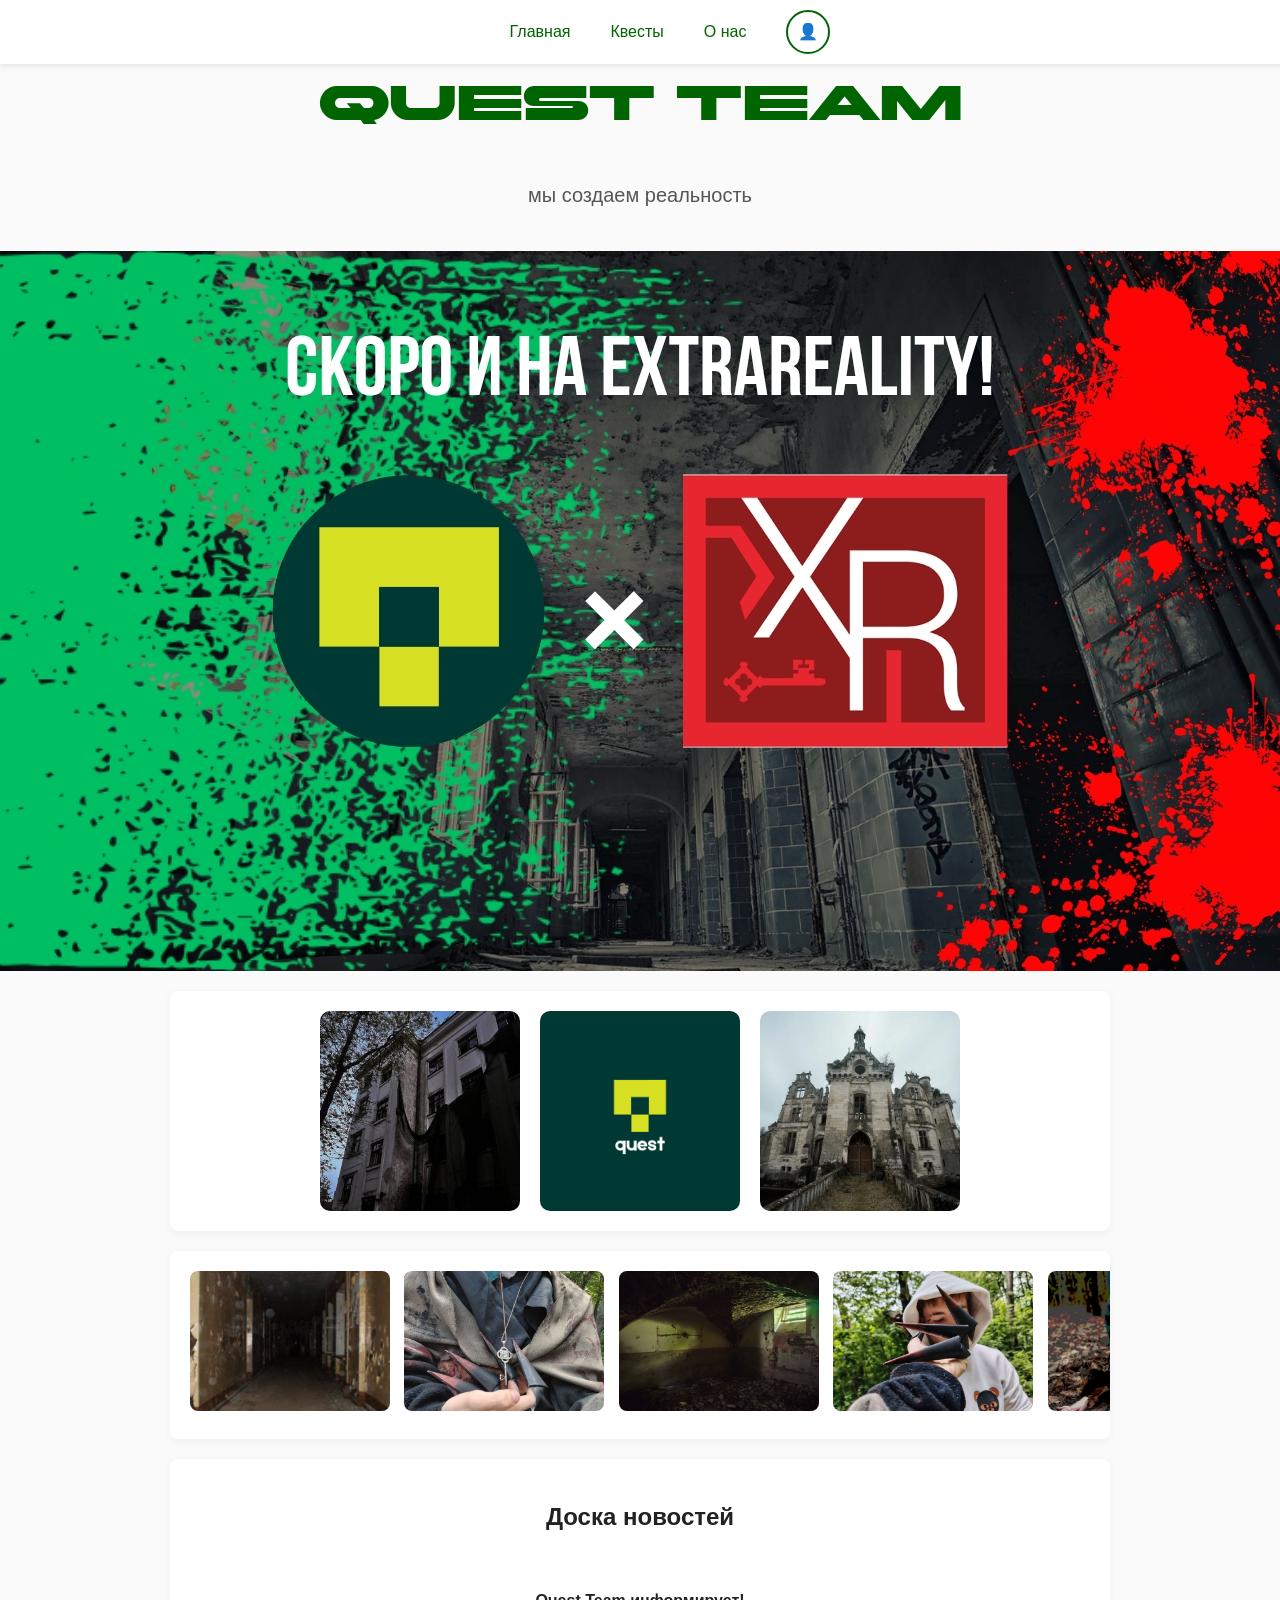
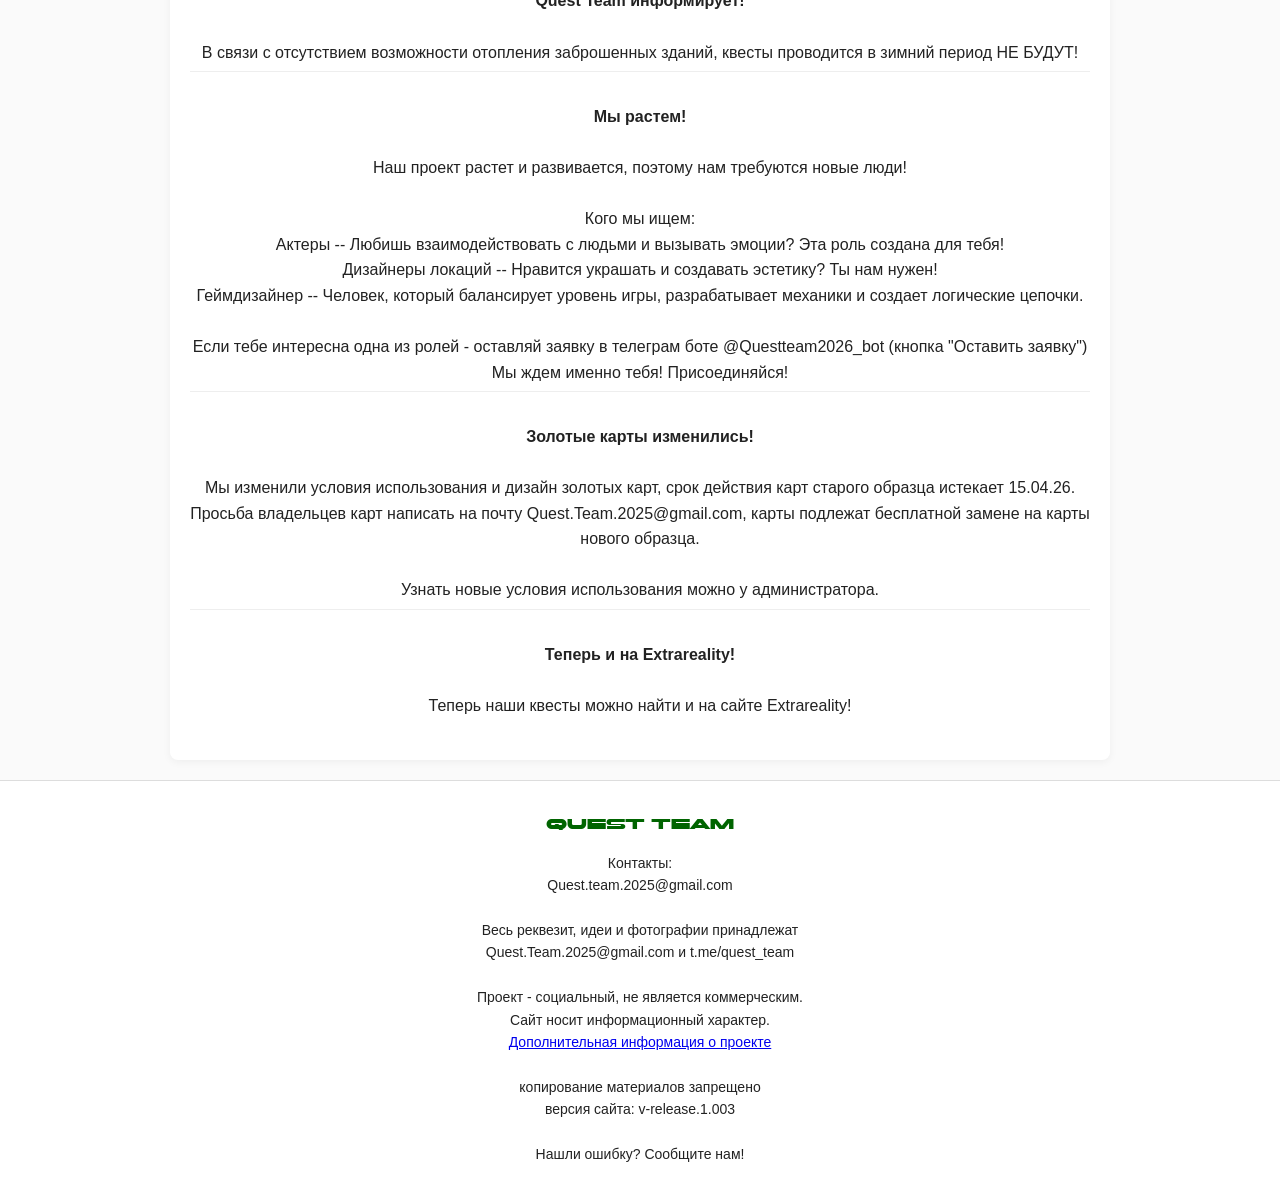
<file: index.html>
<!DOCTYPE html>
<html lang="ru">
<head>
    <meta charset="UTF-8">
    <meta name="viewport" content="width=device-width, initial-scale=1.0">
    <title>Главная — Quest Team</title>
    <link href="https://fonts.cdnfonts.com/css/akony" rel="stylesheet">
    <link rel="stylesheet" href="style.css">
    <link rel="icon" type="image/png" href="img/favicon.png">
    
</head>
<body>

    
<header class="top-menu">
    <nav class="top-menu">
  <ul>
    <li><a href="index.html">Главная</a></li>
    <li><a href="quests.html">Квесты</a></li>
    <li><a href="about.html">О нас</a></li>
    <!-- Кнопка личного кабинета -->
    <li>
      <a href="profile.html" class="profile-btn" title="Личный кабинет">
        <span class="icon">👤</span>
      </a>
    </li>
  </ul>
    </nav>
</header>

<header class="header">
    <h1>Quest Team</h1>
    <p class="tagline">мы создаем реальность</p>
</header>

<section class="quest-banner">
  <img src="img/ann.jpg" alt="">
</section>

<div id="countdown" class="countdown"></div>
    
<section class="three-blocks home-section">
    <div class="block"><img src="img/quest1.jpg" alt=""></div>
    <div class="block"><img src="img/quest2.jpg" alt=""></div>
    <div class="block"><img src="img/quest3.jpg" alt=""></div>
</section>
    
<section class="gallery home-section">
    <div class="gallery-inner">
        <img src="img/g1.jpg" alt="">
        <img src="img/g2.jpg" alt="">
        <img src="img/g3.jpg" alt="">
        <img src="img/g4.jpg" alt="">
        <img src="img/g5.jpg" alt="">
    </div>
</section>

    <section class="news home-section">
    <h2>Доска новостей</h2>
    <ul>
      <li><br><strong>Quest Team информирует!</strong><br><br>В связи с отсутствием возможности отопления заброшенных зданий, квесты проводится в зимний период НЕ БУДУТ!</li>
      <li><br><strong>Мы растем!</strong><br><br>Наш проект растет и развивается, поэтому нам требуются новые люди!<br><br> Кого мы ищем:<br>Актеры -- Любишь взаимодействовать с людьми и вызывать эмоции? Эта роль создана для тебя!<br>Дизайнеры локаций -- Нравится украшать и создавать эстетику? Ты нам нужен!<br>Геймдизайнер -- Человек, который балансирует уровень игры, разрабатывает механики и создает логические цепочки.<br><br>Если тебе интересна одна из ролей - оставляй заявку в телеграм боте @Questteam2026_bot (кнопка "Оставить заявку")<br>Мы ждем именно тебя! Присоединяйся!</li>
      <li><br><strong>Золотые карты изменились!</strong><br><br>Мы изменили условия использования и дизайн золотых карт, срок действия карт старого образца истекает 15.04.26. Просьба владельцев карт написать на почту Quest.Team.2025@gmail.com, карты подлежат бесплатной замене на карты нового образца.<br><br>Узнать новые условия использования можно у администратора.</li>
      <li><br><strong>Теперь и на Extrareality!</strong><br><br>Теперь наши квесты можно найти и на сайте Extrareality!</li>
    </ul>
  </section>

<footer class="footer">
    <p>Quest Team</p>
    <p>Контакты:<br>Quest.team.2025@gmail.com<br> <br>Весь реквезит, идеи и фотографии принадлежат<br>Quest.Team.2025@gmail.com и t.me/quest_team<br><br>Проект - социальный, не является коммерческим. <br>Сайт носит информационный характер.<br><a href="info.html">Дополнительная информация о проекте</a><br><br> копирование материалов запрещено<br>версия сайта: v-release.1.003<br><br>Нашли ошибку? Сообщите нам!</p>
</footer>
<script src="scriptcd.js"></script>
</body>

</html>
</file>
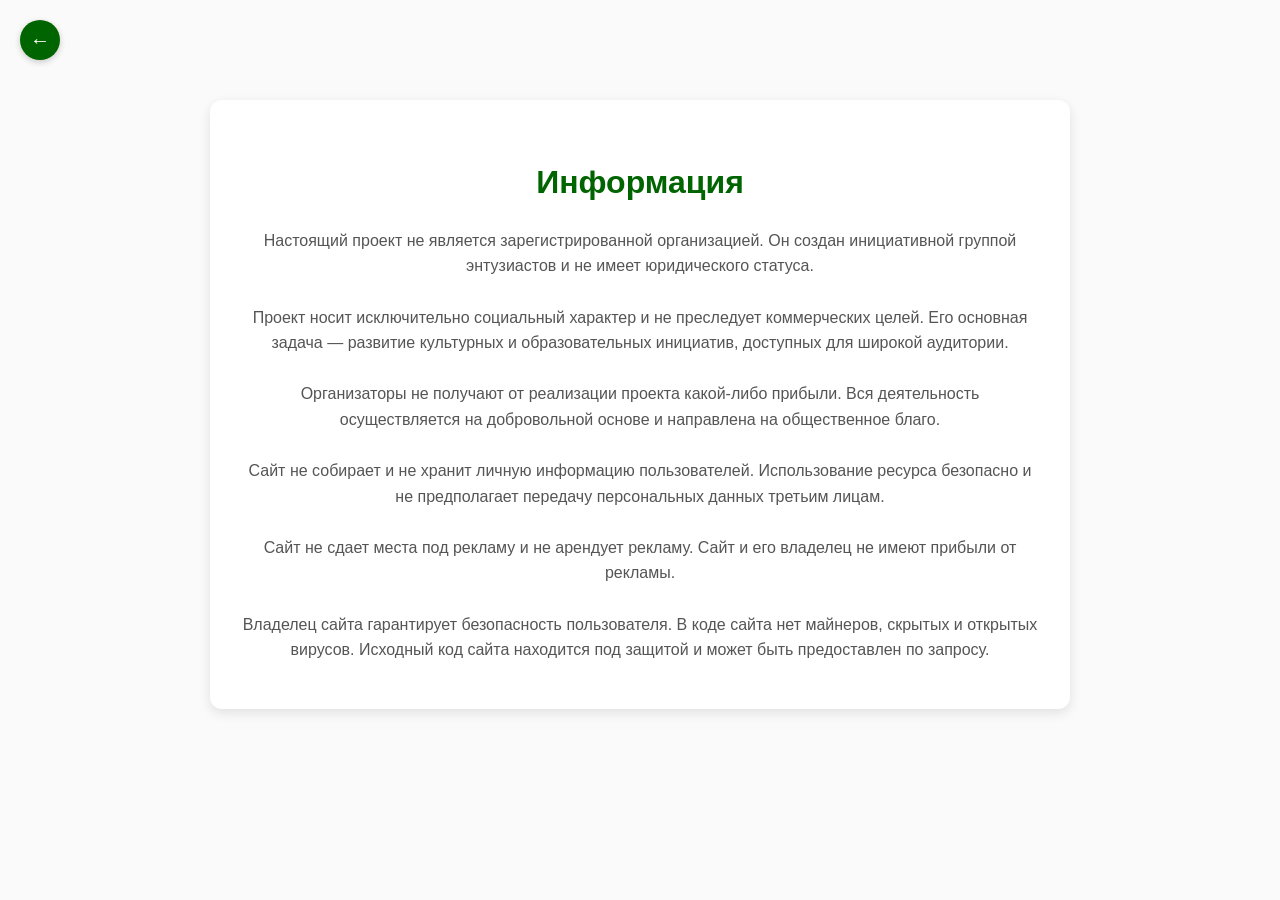
<file: info.html>
<!DOCTYPE html>
<html lang="ru">
<head>
  <meta charset="UTF-8">
  <title>Информация</title>
  <meta name="viewport" content="width=device-width, initial-scale=1.0">
  <!-- Подключаем шрифт Akony -->
  <link href="https://fonts.cdnfonts.com/css/akony" rel="stylesheet">
  <link rel="stylesheet" href="style.css">
</head>
<body>

  <!-- Кнопка "Назад" -->
  <a href="index.html" class="back-btn">←</a>

  <!-- Единый блок информации -->
  <section class="info-block">
    <h1>Информация</h1>
    <p>
      Настоящий проект не является зарегистрированной организацией. Он создан инициативной группой энтузиастов и не имеет юридического статуса.<br><br>
      Проект носит исключительно социальный характер и не преследует коммерческих целей. Его основная задача — развитие культурных и образовательных инициатив, доступных для широкой аудитории.<br><br>
      Организаторы не получают от реализации проекта какой-либо прибыли. Вся деятельность осуществляется на добровольной основе и направлена на общественное благо.<br><br>
      Сайт не собирает и не хранит личную информацию пользователей. Использование ресурса безопасно и не предполагает передачу персональных данных третьим лицам.<br><br>
      Сайт не сдает места под рекламу и не арендует рекламу. Сайт и его владелец не имеют прибыли от рекламы.<br><br>
      Владелец сайта гарантирует безопасность пользователя. В коде сайта нет майнеров, скрытых и открытых вирусов. Исходный код сайта находится под защитой и может быть предоставлен по запросу.
    </p>
  </section>

</body>
</html>
</file>
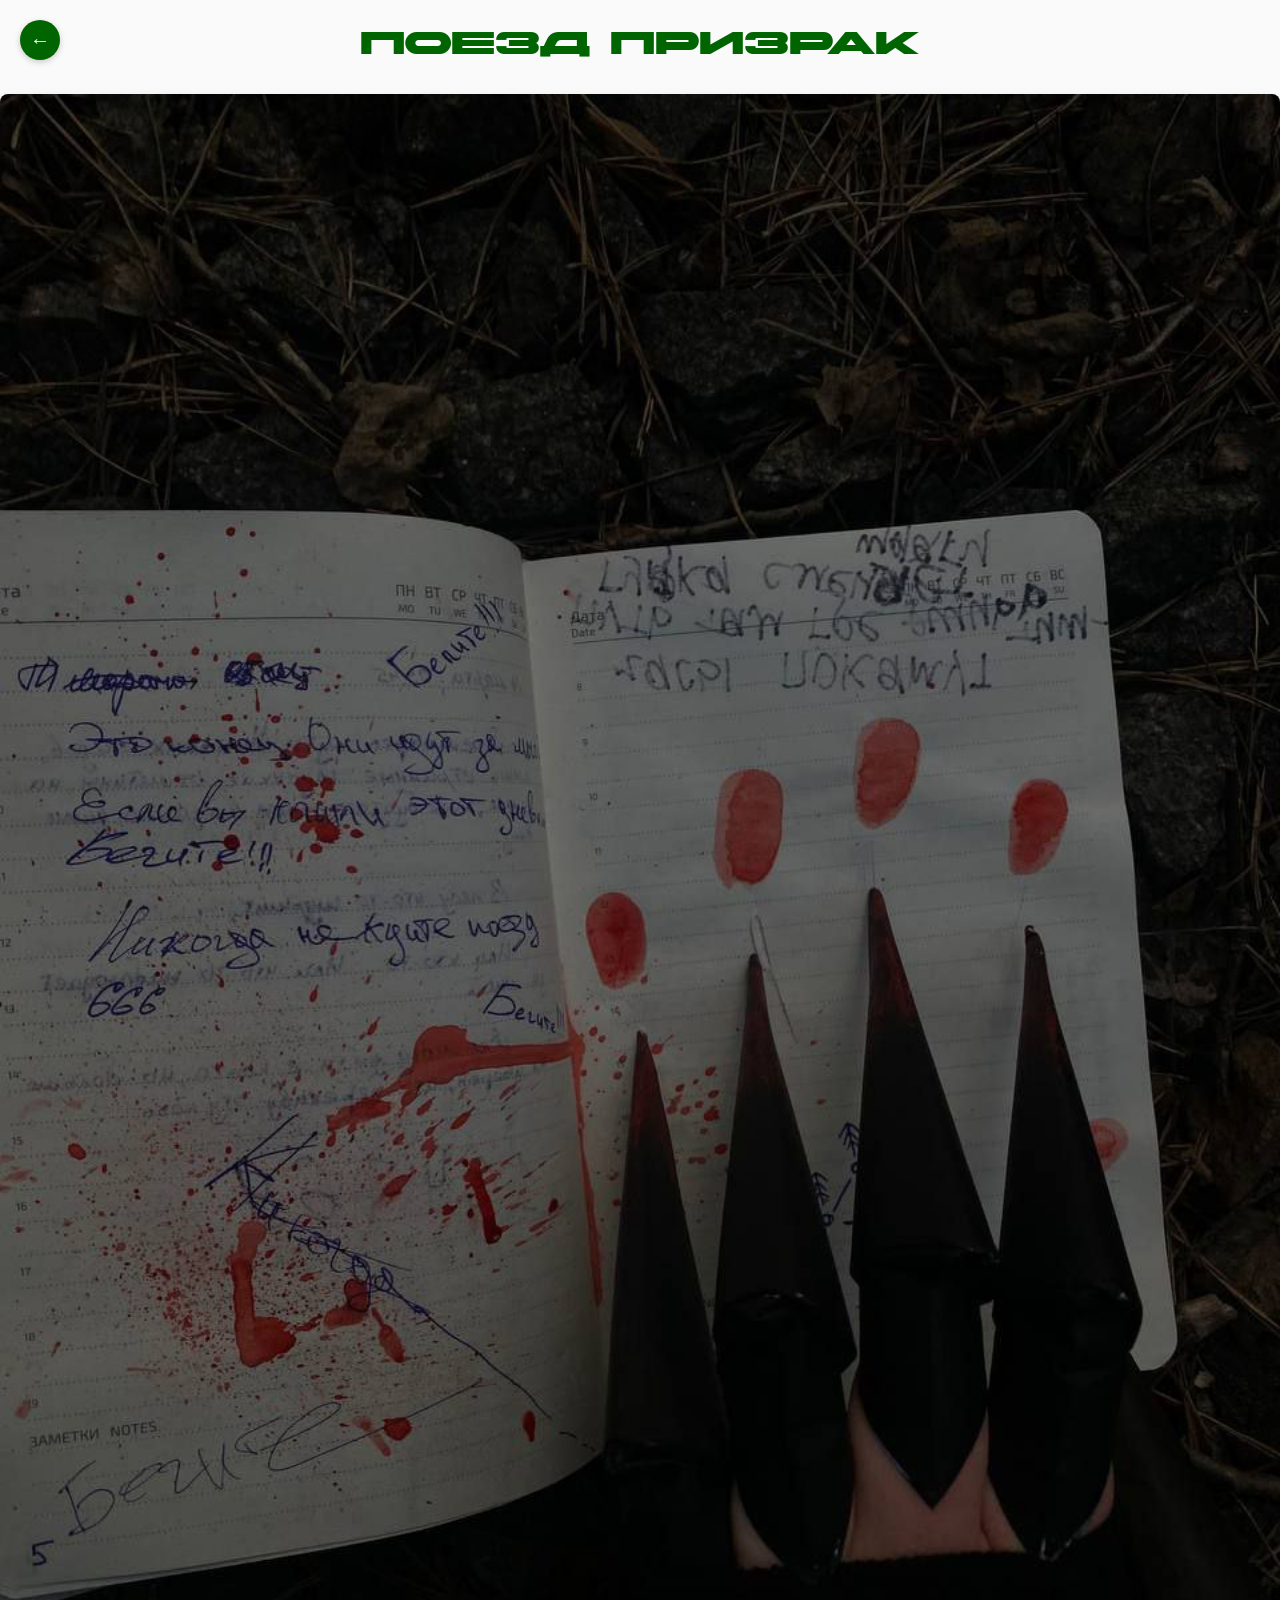
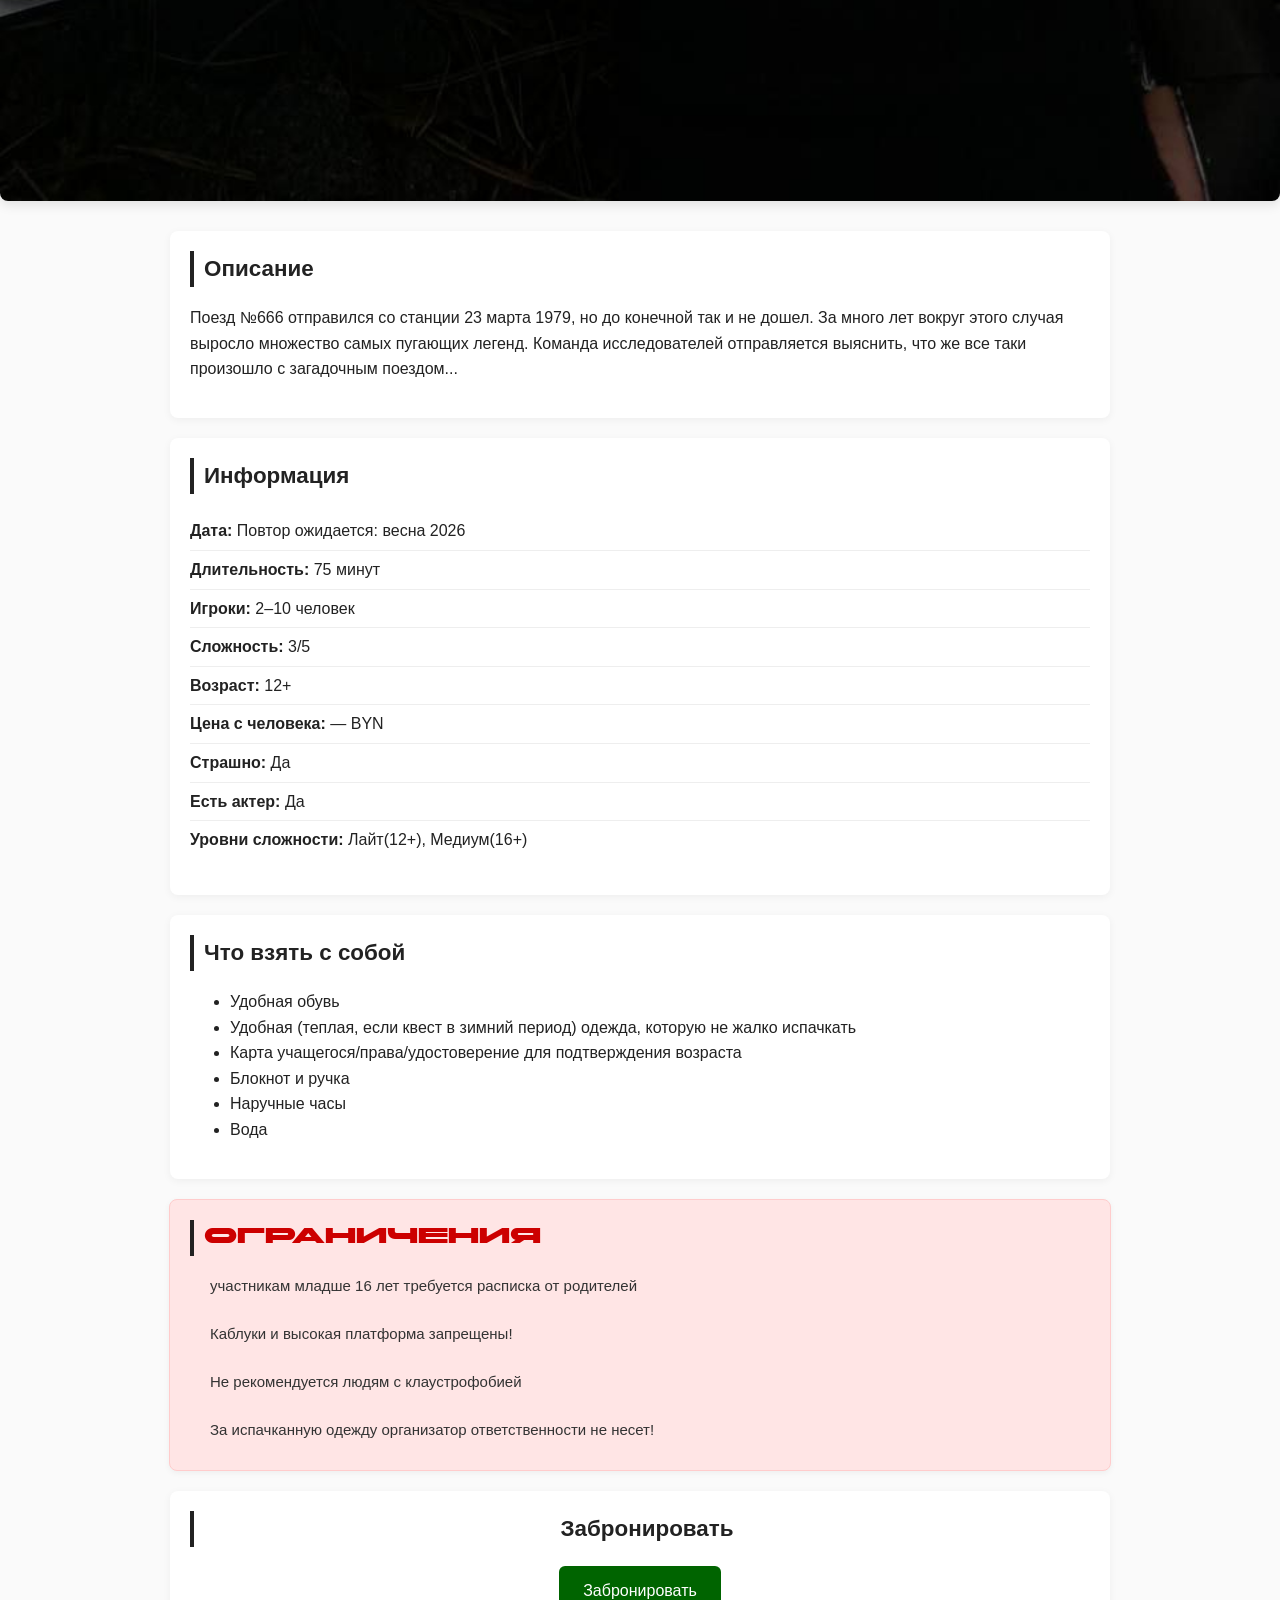
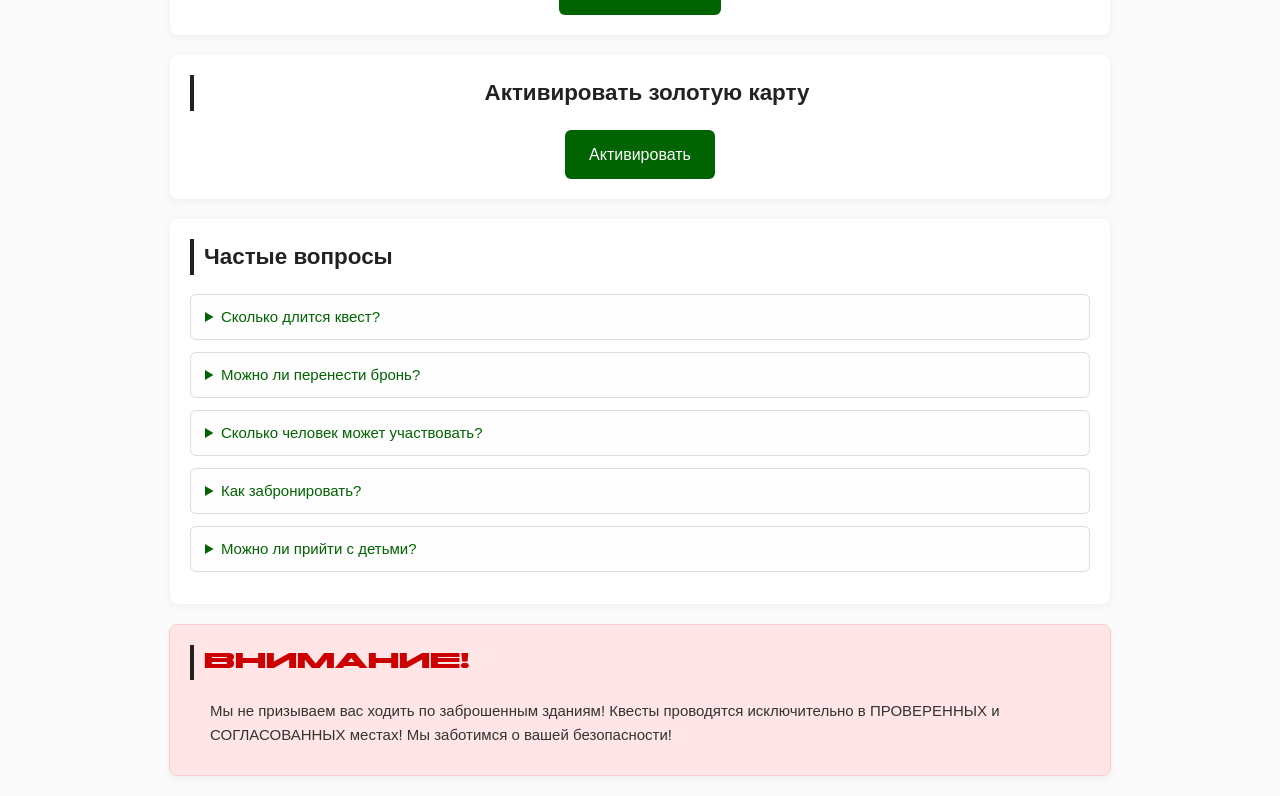
<file: quest-1.html>
<!DOCTYPE html>
<html lang="ru">
<head>
  <meta charset="UTF-8">
  <meta name="viewport" content="width=device-width, initial-scale=1.0">
  <title>Квест "Поезд призрак" от Quest Team</title>
  <link href="https://fonts.cdnfonts.com/css/akony" rel="stylesheet">
  <link rel="stylesheet" href="quest-style.css">
</head>
<body>

  <!-- Кнопка "Назад" -->
  <a href="quests.html" class="back-btn">←</a>

  <!-- Название -->
  <h1 class="quest-title">Поезд призрак</h1>

  <!-- Большая обложка -->
  <div class="cover">
    <img src="img/cover1.jpg" alt="GT">
  </div>

  <!-- Полное описание -->
  <section class="description">
    <h2>Описание</h2>
    <p>
      Поезд №666 отправился со станции 23 марта 1979, но до конечной так и не дошел. 
      За много лет вокруг этого случая выросло множество самых пугающих легенд. 
      Команда исследователей отправляется выяснить, что же все таки произошло с загадочным поездом...
    </p>
  </section>
  
  <!-- Характеристики -->
  <section class="features">
    <h2>Информация</h2>
    <ul>
      <li><strong>Дата:</strong> Повтор ожидается: весна 2026</li>
      <li><strong>Длительность:</strong> 75 минут</li>
      <li><strong>Игроки:</strong> 2–10 человек</li>
      <li><strong>Сложность:</strong> 3/5</li>
      <li><strong>Возраст:</strong> 12+</li>
      <li><strong>Цена с человека:</strong> — BYN</li>
      <li><strong>Страшно: </strong> Да</li>
      <li><strong>Есть актер:</strong> Да</li>
      <li><strong>Уровни сложности:</strong> Лайт(12+), Медиум(16+)</li>
    </ul>
  </section>
  
 <!-- Что взять с собой -->
    <section class="items">
      <h2>Что взять с собой</h2>
      <ul>
        <li>Удобная обувь</li>
        <li>Удобная (теплая, если квест в зимний период) одежда, которую не жалко испачкать</li>
        <li>Карта учащегося/права/удостоверение для подтверждения возраста</li>
        <li>Блокнот и ручка</li>
        <li>Наручные часы</li>
        <li>Вода</li>
      </ul>
    </section>

<section class="restrictions">
  <h2>Ограничения</h2>
  <ul>
    <p>участникам младше 16 лет требуется расписка от родителей<br><br>Каблуки и высокая платформа запрещены!<br><br>Не рекомендуется людям с клаустрофобией<br><br>За испачканную одежду организатор ответственности не несет!</p>
  </ul>
</section>
  
  <!-- Кнопка бронирования -->
  <section class="booking">
    <h2>Забронировать</h2>
    <a href="https://t.me/QuestTeam2026_bot" target="_blank" class="btn">Забронировать</a>
  </section>

  <section class="booking">
    <h2>Активировать золотую карту</h2>
    <a href="https://t.me/QuestTeam2026_bot" target="_blank" class="btn">Активировать</a>
  </section>


  <!-- FAQ -->
  <section class="faq">
    <h2>Частые вопросы</h2>
    <details>
      <summary>Сколько длится квест?</summary>
      <p>Квест расчитан на 75 минут, но вы можете пройти его быстрее, все зависит от вашей скорости.</p>
    </details>
    <details>
      <summary>Можно ли перенести бронь?</summary>
      <p>Да, только об этом надо сообщить администратору не позднее, чем за 2 дня до проведения квеста.</p>
    </details>
    <details>
      <summary>Сколько человек может участвовать?</summary>
      <p>От 2 до 10 игроков.</p>
    </details>
    <details>
      <summary>Как забронировать?</summary>
      <p>Нажмите кнопку «Забронировать» выше и вы перейдёте в Telegram‑бота. Далее следуйте инструкции в боте.</p>
    </details>
    <details>
      <summary>Можно ли прийти с детьми?</summary>
      <p>Минимальный возраст участников — 12 лет, участники младше не допускаются даже в присутствии совершеннолетних.</p>
    </details>
  </section>
  <section class="restrictions">
  <h2>Внимание!</h2>
  <ul>
    <p>Мы не призываем вас ходить по заброшенным зданиям! Квесты проводятся исключительно в ПРОВЕРЕННЫХ и СОГЛАСОВАННЫХ местах! Мы заботимся о вашей безопасности!</p>
  </ul>
  </section>
</body>
</html>
</file>
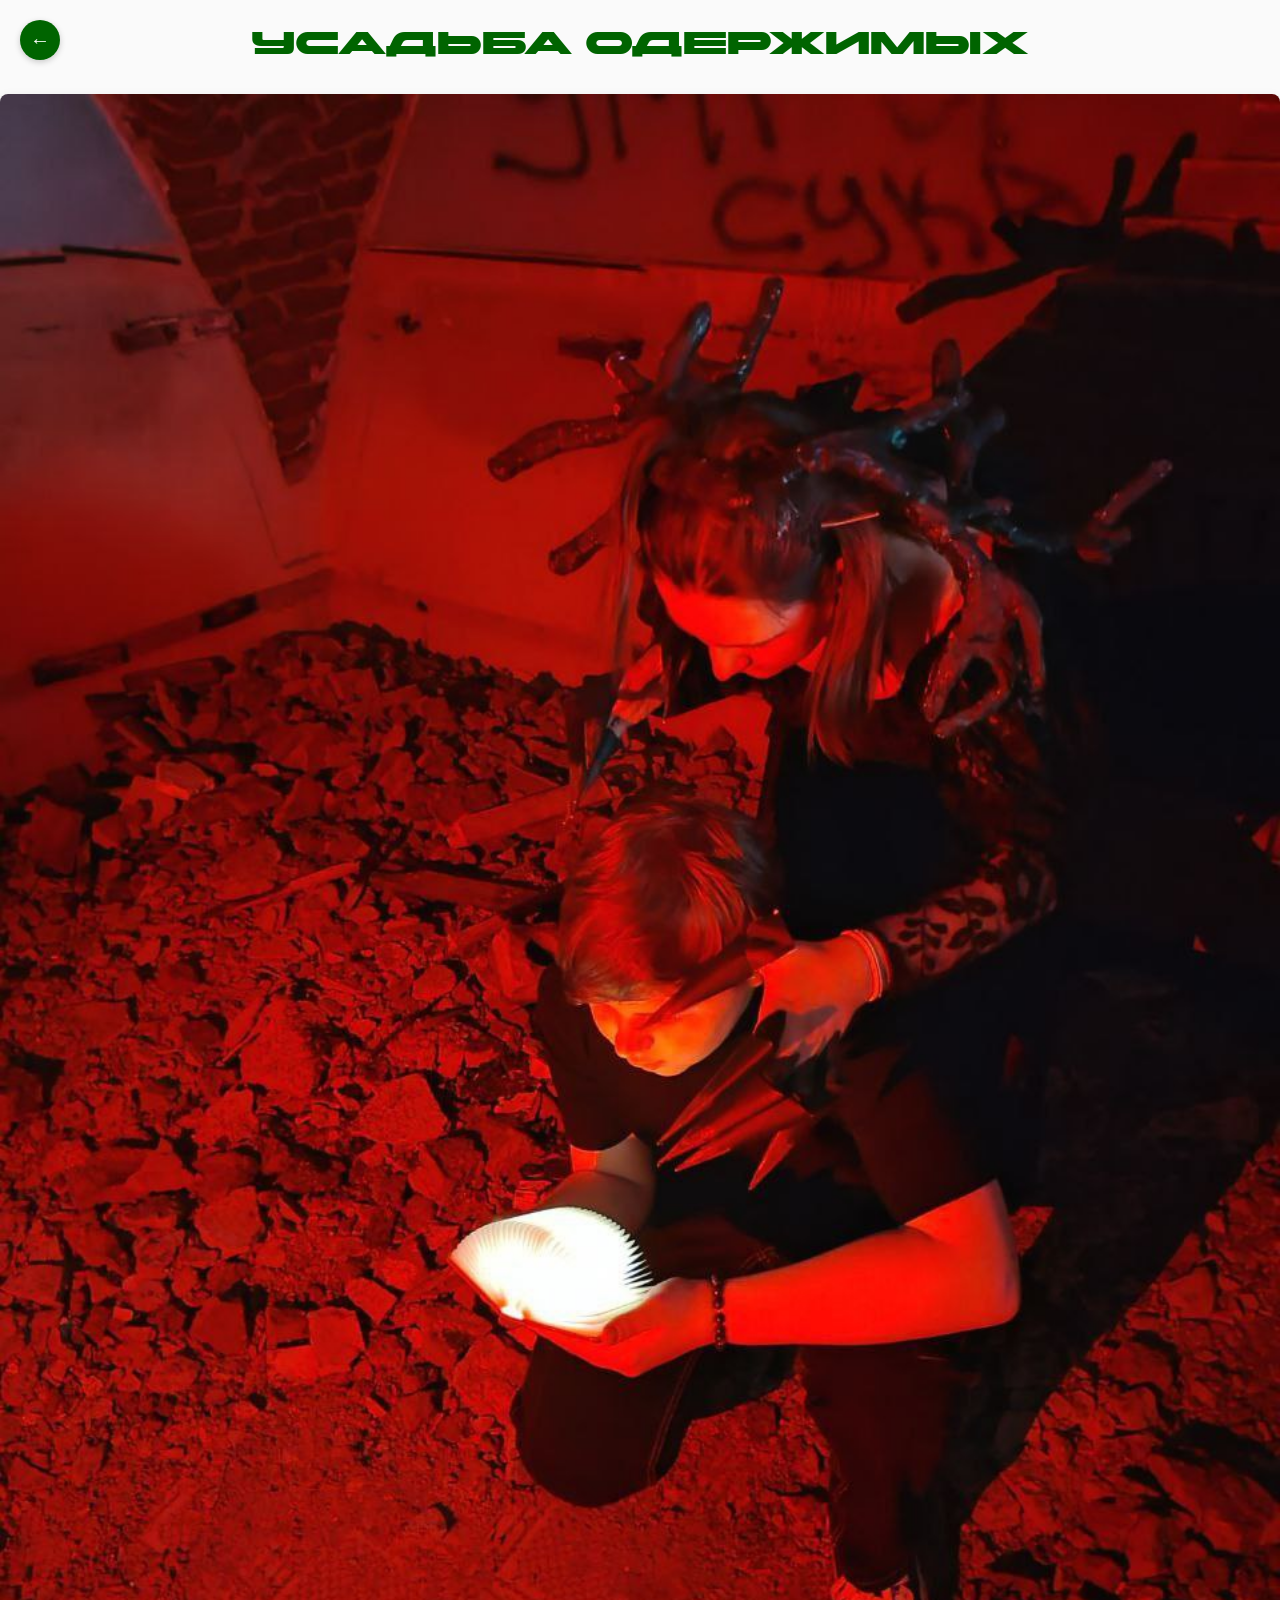
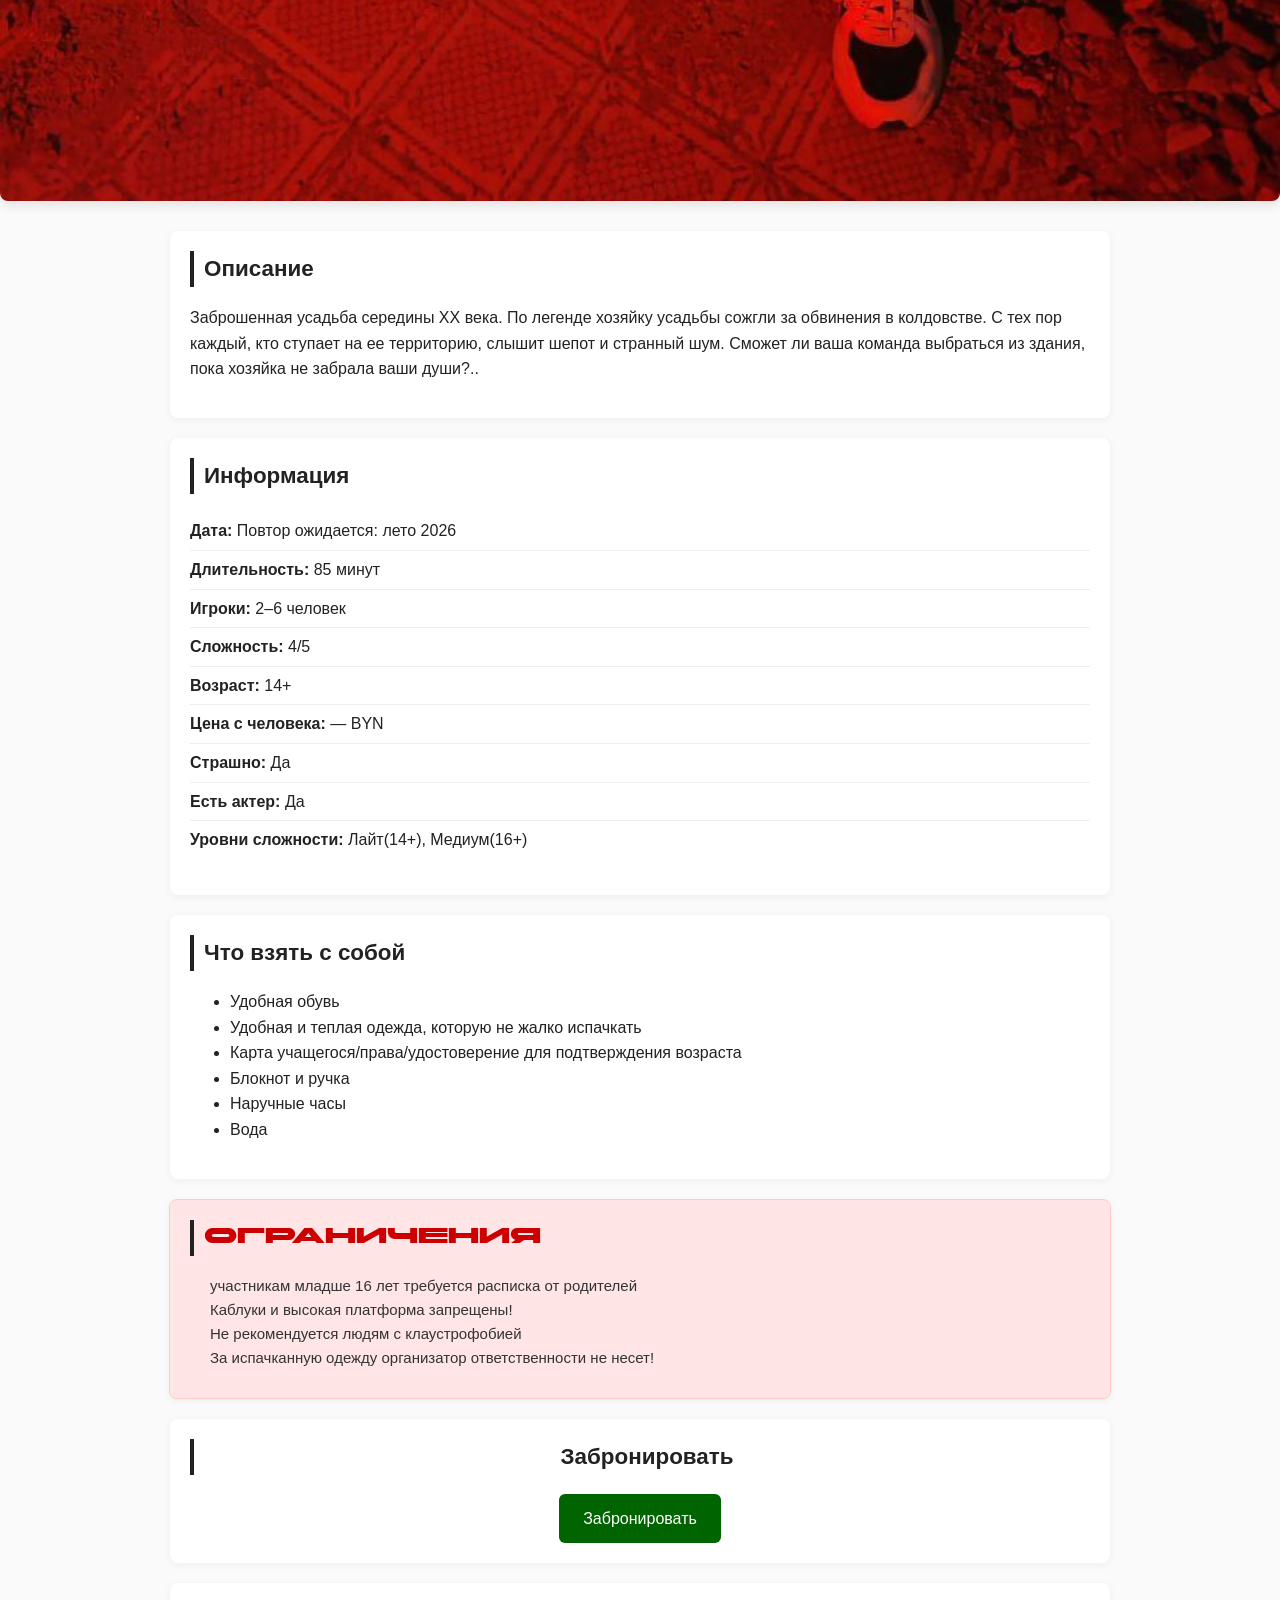
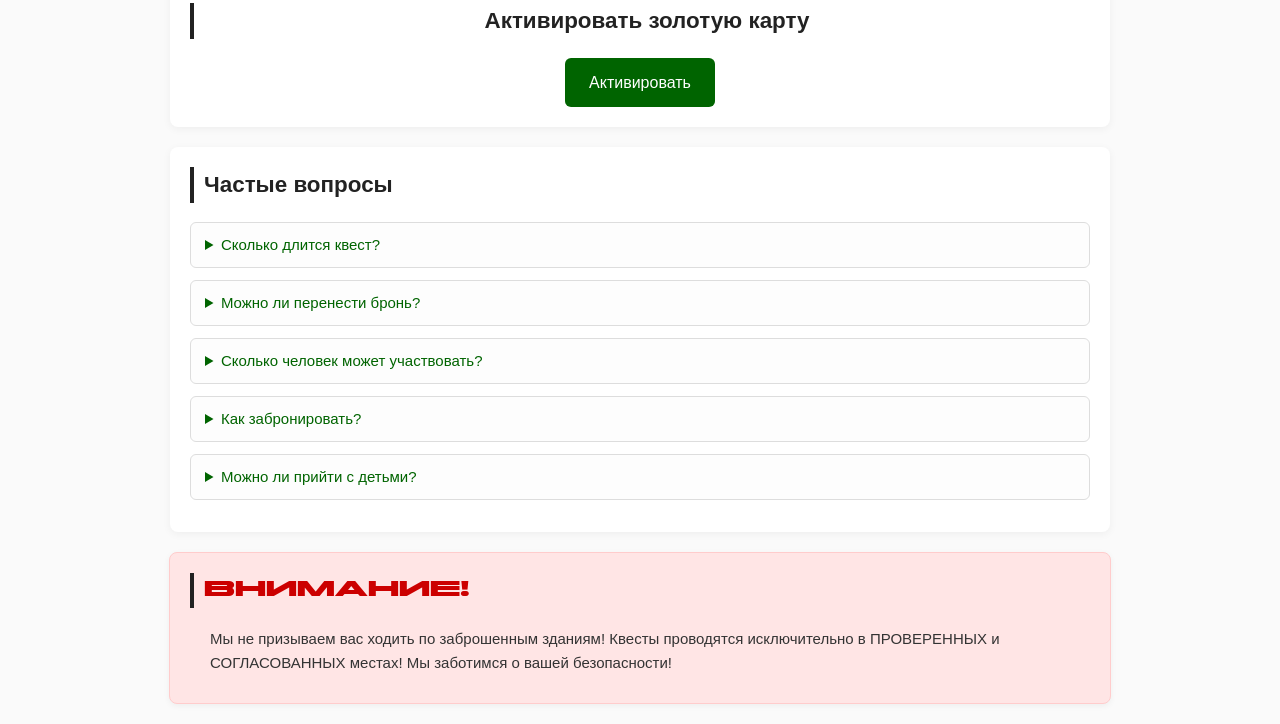
<file: quest-2.html>
<!DOCTYPE html>
<html lang="ru">
<head>
  <meta charset="UTF-8">
  <meta name="viewport" content="width=device-width, initial-scale=1.0">
  <title>Квест "Усадьба одержимых" от Quest Team</title>
  <link href="https://fonts.cdnfonts.com/css/akony" rel="stylesheet">
  <link rel="stylesheet" href="quest-style.css">
</head>
<body>

  <!-- Кнопка "Назад" -->
  <a href="quests.html" class="back-btn">←</a>

  <!-- Название -->
  <h1 class="quest-title">Усадьба одержимых</h1>

  <!-- Большая обложка -->
  <div class="cover">
    <img src="img/cover2.jpg" alt="YO">
  </div>

  <!-- Полное описание -->
  <section class="description">
    <h2>Описание</h2>
    <p>
      Заброшенная усадьба середины ХХ века. По легенде хозяйку усадьбы сожгли за обвинения в колдовстве.
      С тех пор каждый, кто ступает на ее территорию, слышит шепот и странный шум.
      Сможет ли ваша команда выбраться из здания, пока хозяйка не забрала ваши души?..
    </p>
  </section>
  
  <!-- Характеристики -->
  <section class="features">
    <h2>Информация</h2>
    <ul>
      <li><strong>Дата:</strong> Повтор ожидается: лето 2026</li>
      <li><strong>Длительность:</strong> 85 минут</li>
      <li><strong>Игроки:</strong> 2–6 человек</li>
      <li><strong>Сложность:</strong> 4/5</li>
      <li><strong>Возраст:</strong> 14+</li>
      <li><strong>Цена с человека:</strong> — BYN</li>
      <li><strong>Страшно: </strong> Да</li>
      <li><strong>Есть актер:</strong> Да</li>
      <li><strong>Уровни сложности:</strong> Лайт(14+), Медиум(16+)</li>
    </ul>
  </section>
  
 <!-- Что взять с собой -->
    <section class="items">
      <h2>Что взять с собой</h2>
      <ul>
        <li>Удобная обувь</li>
        <li>Удобная и теплая одежда, которую не жалко испачкать</li>
        <li>Карта учащегося/права/удостоверение для подтверждения возраста</li>
        <li>Блокнот и ручка</li>
        <li>Наручные часы</li>
        <li>Вода</li>
      </ul>
    </section>

<section class="restrictions">
  <h2>Ограничения</h2>
  <ul>
    <p>участникам младше 16 лет требуется расписка от родителей<br>Каблуки и высокая платформа запрещены!<br>Не рекомендуется людям с клаустрофобией<br>За испачканную одежду организатор ответственности не несет!</p>
  </ul>
</section>
  
  <!-- Кнопка бронирования -->
  <section class="booking">
    <h2>Забронировать</h2>
    <a href="https://t.me/QuestTeam2026_bot" target="_blank" class="btn">Забронировать</a>
  </section>

  <section class="booking">
    <h2>Активировать золотую карту</h2>
    <a href="https://t.me/QuestTeam2026_bot" target="_blank" class="btn">Активировать</a>
  </section>

  <!-- FAQ -->
  <section class="faq">
    <h2>Частые вопросы</h2>
    <details>
      <summary>Сколько длится квест?</summary>
      <p>Квест расчитан на 85 минут, но вы можете пройти его быстрее, все зависит от вашей скорости.</p>
    </details>
    <details>
      <summary>Можно ли перенести бронь?</summary>
      <p>Да, только об этом надо сообщить администратору не позднее, чем за 2 дня до проведения квеста.</p>
    </details>
    <details>
      <summary>Сколько человек может участвовать?</summary>
      <p>От 2 до 6 игроков.</p>
    </details>
    <details>
      <summary>Как забронировать?</summary>
      <p>Нажмите кнопку «Забронировать» выше и вы перейдёте в Telegram‑бота. Далее следуйте инструкции в боте.</p>
    </details>
    <details>
      <summary>Можно ли прийти с детьми?</summary>
      <p>Минимальный возраст участников — 14 лет, участники младше не допускаются даже в присутствии совершеннолетних.</p>
    </details>
  </section>
<section class="restrictions">
  <h2>Внимание!</h2>
  <ul>
    <p>Мы не призываем вас ходить по заброшенным зданиям! Квесты проводятся исключительно в ПРОВЕРЕННЫХ и СОГЛАСОВАННЫХ местах! Мы заботимся о вашей безопасности!</p>
  </ul>
</section>
</body>
</html>
</file>
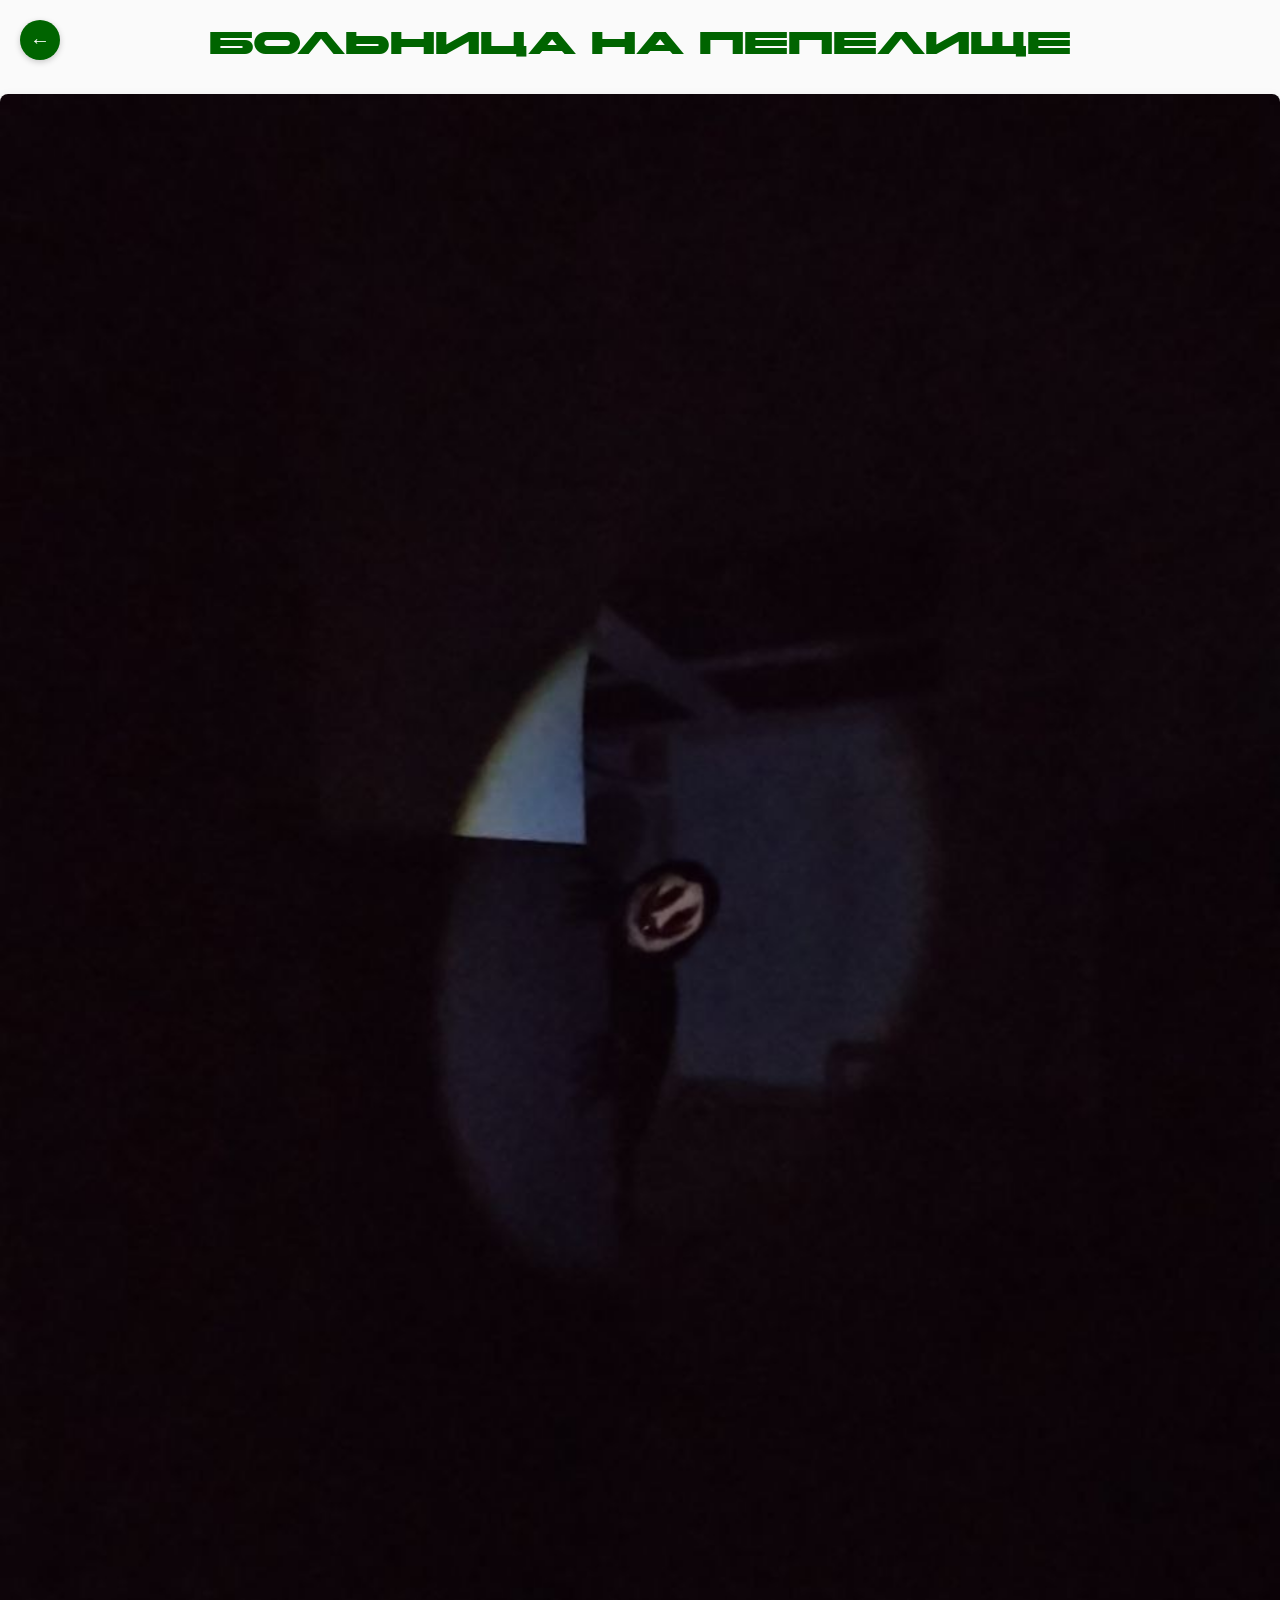
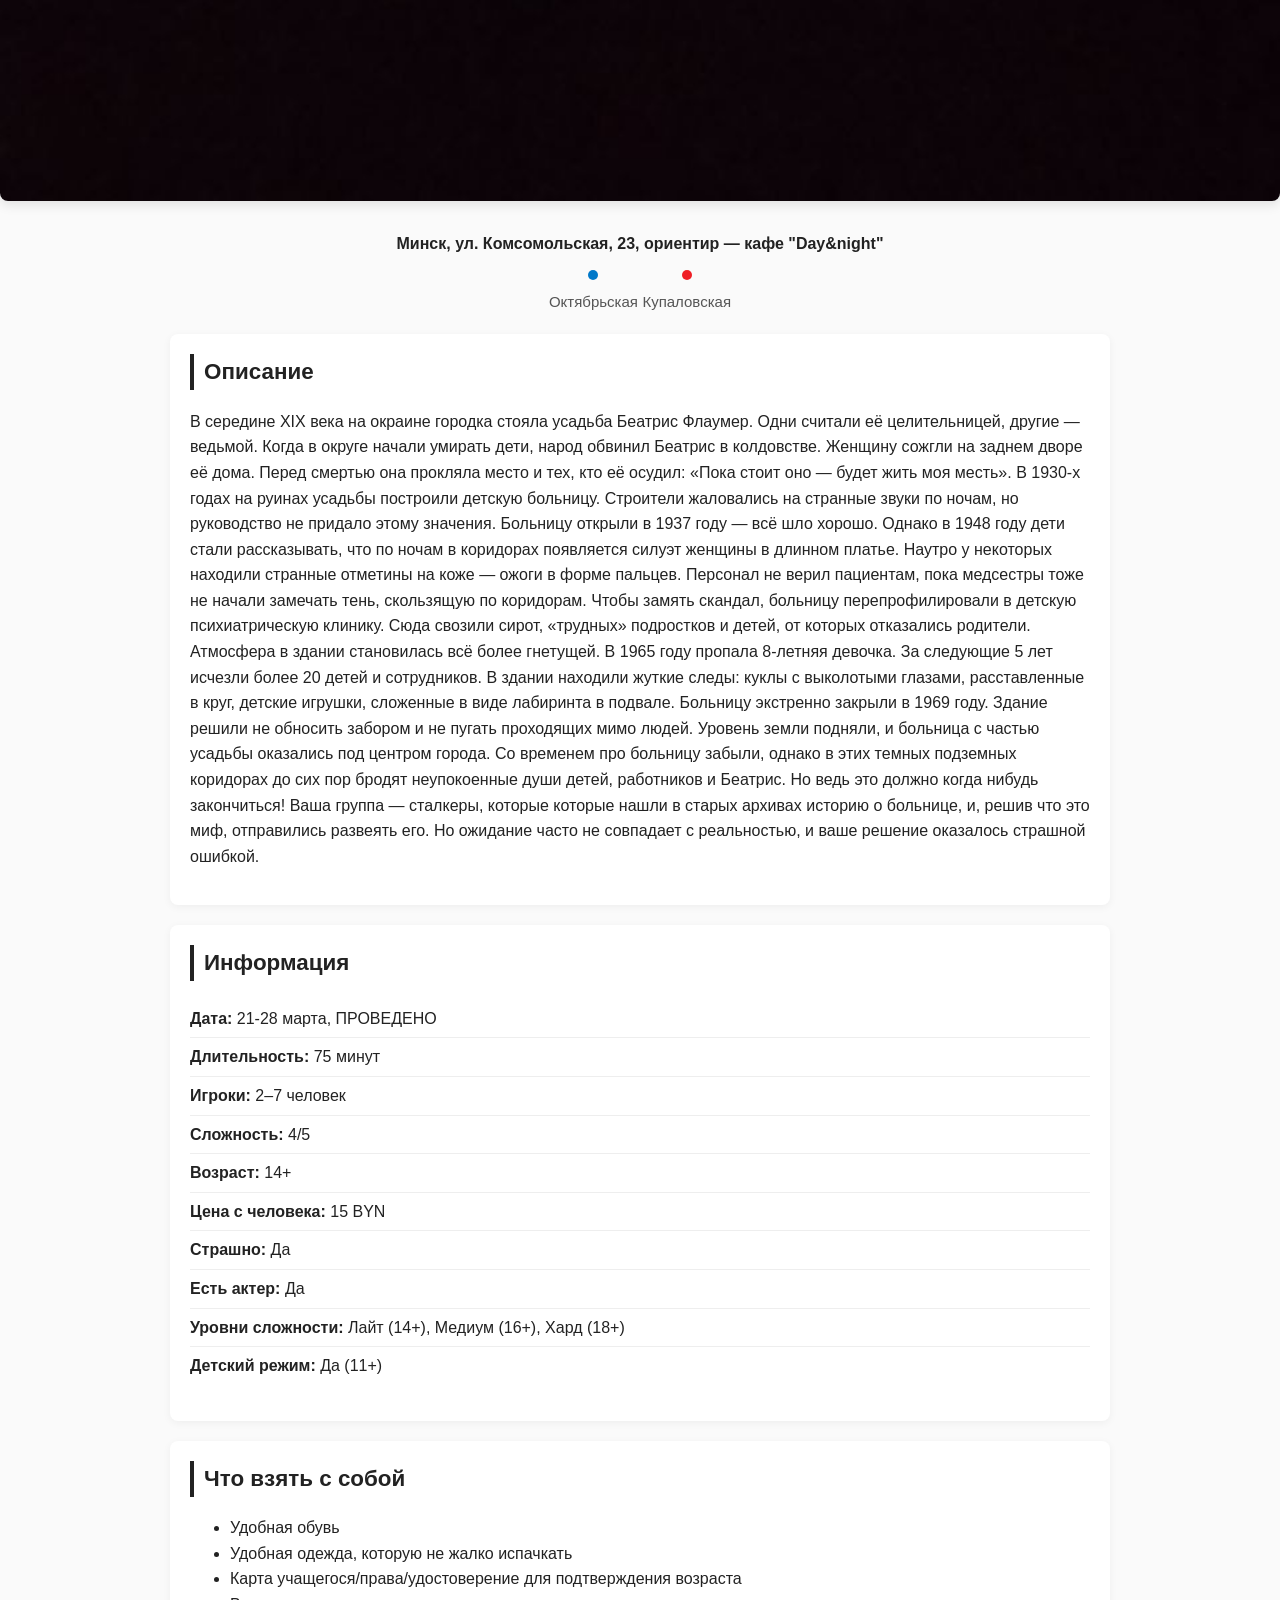
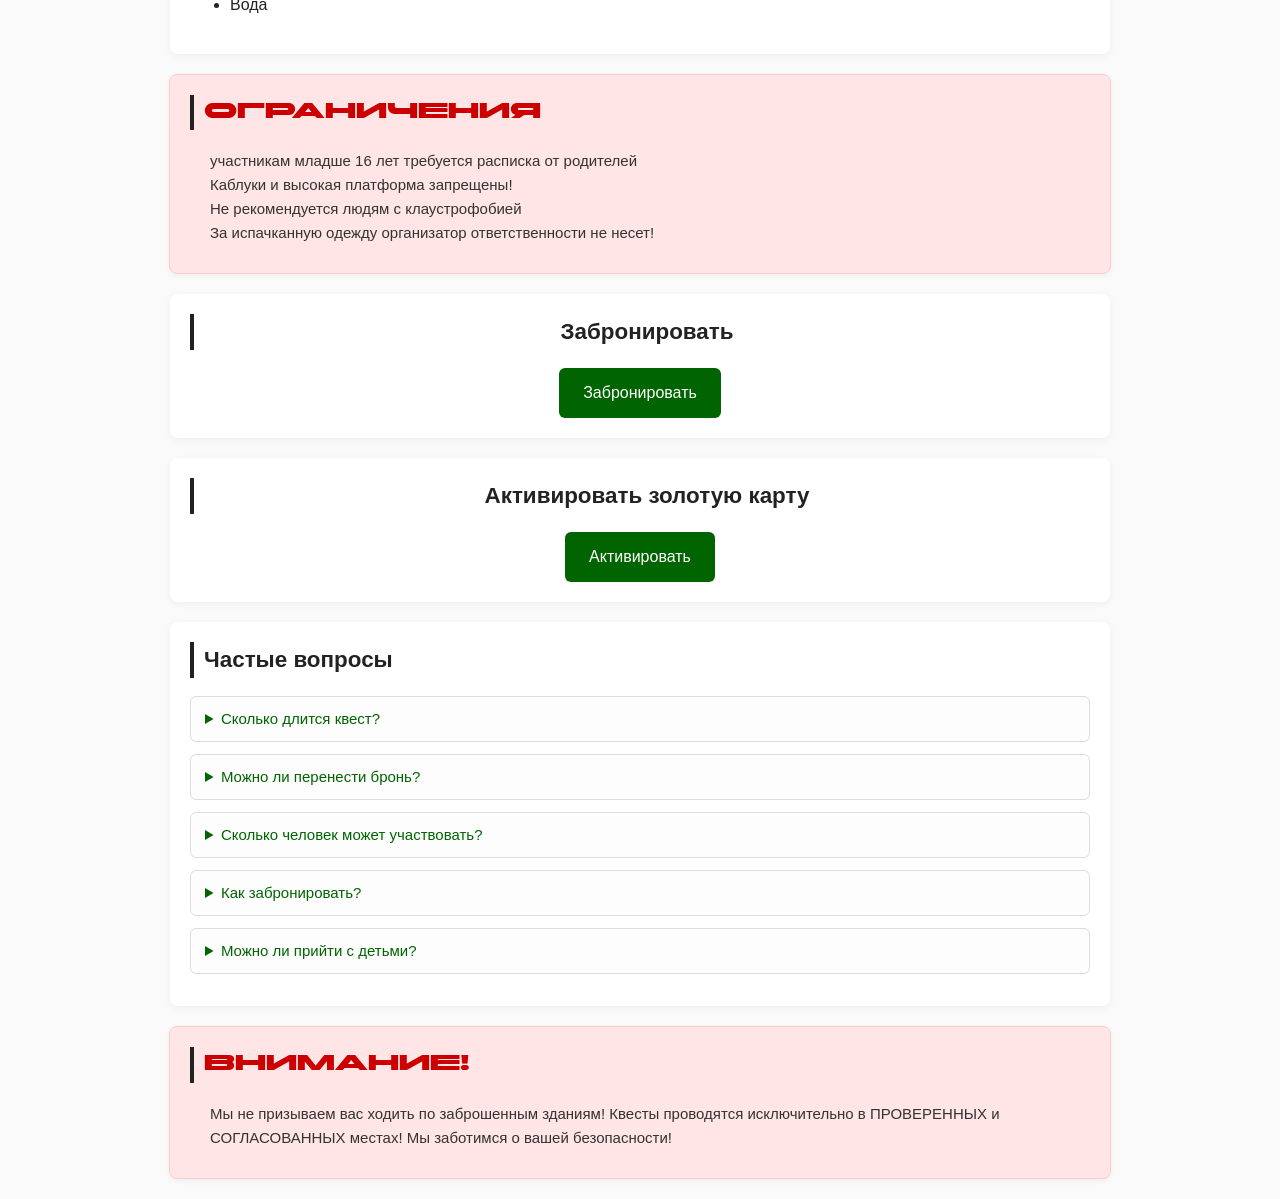
<file: quest-3.html>
<!DOCTYPE html>
<html lang="ru">
<head>
  <meta charset="UTF-8">
  <meta name="viewport" content="width=device-width, initial-scale=1.0">
  <title>Квест "Больница на пепелище" от Quest Team</title>
  <link href="https://fonts.cdnfonts.com/css/akony" rel="stylesheet">
  <link rel="stylesheet" href="quest-style.css">
  <script src="script.js" defer></script>
</head>
<body>

  <!-- Кнопка "Назад" -->
  <a href="quests.html" class="back-btn">←</a>

  <!-- Название -->
  <h1 class="quest-title">Больница на пепелище</h1>

  <!-- Большая обложка -->
  <div class="cover">
    <img src="img/cover3.jpg" alt="A1987">
  </div>

  <div class="location">
    
  <div class="location-address">Минск, ул. Комсомольская, 23, ориентир — кафе "Day&night"</div>

  <div class="location-metro">
  <span class="metro-dot" style="background:#0078C9;"></span>
  <span class="metro-name">Октябрьская</span>
</div>

<div class="location-metro">
  <span class="metro-dot" style="background:#EF1E25;"></span>
  <span class="metro-name">Купаловская</span>
</div>
  </div>

  <!-- Полное описание -->
  <section class="description">
    <h2>Описание</h2>
    <p>
В середине XIX века на окраине городка стояла усадьба Беатрис Флаумер. Одни считали её целительницей, другие — ведьмой. Когда в округе начали умирать дети, народ обвинил Беатрис в колдовстве. Женщину сожгли на заднем дворе её дома. Перед смертью она прокляла место и тех, кто её осудил: «Пока стоит оно — будет жить моя месть».

В 1930‑х годах на руинах усадьбы построили детскую больницу. Строители жаловались на странные звуки по ночам, но руководство не придало этому значения. Больницу открыли в 1937 году — всё шло хорошо.

Однако в 1948 году дети стали рассказывать, что по ночам в коридорах появляется силуэт женщины в длинном платье. Наутро у некоторых находили странные отметины на коже — ожоги в форме пальцев. Персонал не верил пациентам, пока медсестры тоже не начали замечать тень, скользящую по коридорам.

Чтобы замять скандал, больницу перепрофилировали в детскую психиатрическую клинику. Сюда свозили сирот, «трудных» подростков и детей, от которых отказались родители. Атмосфера в здании становилась всё более гнетущей.

В 1965 году пропала 8‑летняя девочка. За следующие 5 лет исчезли более 20 детей и сотрудников. В здании находили жуткие следы: куклы с выколотыми глазами, расставленные в круг, детские игрушки, сложенные в виде лабиринта в подвале.

Больницу экстренно закрыли в 1969 году. Здание решили не обносить забором и не пугать проходящих мимо людей. Уровень земли подняли, и больница с частью усадьбы оказались под центром города.

Со временем про больницу забыли, однако в этих темных подземных коридорах до сих пор бродят неупокоенные души детей, работников и Беатрис. Но ведь это должно когда нибудь закончиться! Ваша группа — сталкеры, которые которые нашли в старых архивах историю о больнице, и, решив что это миф, отправились развеять его. Но ожидание часто не совпадает с реальностью, и ваше решение оказалось страшной ошибкой.
    </p>
  </section>
  
  <!-- Характеристики -->
  <section class="features">
    <h2>Информация</h2>
    <ul>
      <li><strong>Дата:</strong> 21-28 марта, ПРОВЕДЕНО</li>
      <li><strong>Длительность:</strong> 75 минут</li>
      <li><strong>Игроки:</strong> 2–7 человек</li>
      <li><strong>Сложность:</strong> 4/5</li>
      <li><strong>Возраст:</strong> 14+</li>
      <li><strong>Цена с человека:</strong> 15 BYN</li>
      <li><strong>Страшно: </strong> Да</li>
      <li><strong>Есть актер:</strong> Да</li>
      <li><strong>Уровни сложности:</strong> Лайт (14+), Медиум (16+), Хард (18+)</li>
      <li><strong>Детский режим:</strong> Да (11+)</li>
    </ul>
  </section>
  
 <!-- Что взять с собой -->
    <section class="items">
      <h2>Что взять с собой</h2>
      <ul>
        <li>Удобная обувь</li>
        <li>Удобная одежда, которую не жалко испачкать</li>
        <li>Карта учащегося/права/удостоверение для подтверждения возраста</li>
        <li>Вода</li>
      </ul>
    </section>

  <section class="restrictions">
  <h2>Ограничения</h2>
  <ul>
    <p>участникам младше 16 лет требуется расписка от родителей<br>Каблуки и высокая платформа запрещены!<br>Не рекомендуется людям с клаустрофобией<br>За испачканную одежду организатор ответственности не несет!</p>
  </ul>
  </section>
  
  <!-- Кнопка бронирования -->
  <section class="booking">
    <h2>Забронировать</h2>
    <a href="https://t.me/QuestTeam2026_bot" target="_blank" class="btn">Забронировать</a>
  </section>

  <section class="booking">
    <h2>Активировать золотую карту</h2>
    <a href="https://t.me/QuestTeam2026_bot" target="_blank" class="btn">Активировать</a>
  </section>

  <!-- FAQ -->
  <section class="faq">
    <h2>Частые вопросы</h2>
    <details>
      <summary>Сколько длится квест?</summary>
      <p>Квест расчитан на 75 минут, но вы можете пройти его быстрее, все зависит от вашей скорости.</p>
    </details>
    <details>
      <summary>Можно ли перенести бронь?</summary>
      <p>Да, только об этом надо сообщить администратору не позднее, чем за 2 дня до проведения квеста.</p>
    </details>
    <details>
      <summary>Сколько человек может участвовать?</summary>
      <p>От 2 до 7 игроков.</p>
    </details>
    <details>
      <summary>Как забронировать?</summary>
      <p>Нажмите кнопку «Забронировать» выше и вы перейдёте в Telegram‑бота. Далее следуйте инструкции в боте.</p>
    </details>
    <details>
      <summary>Можно ли прийти с детьми?</summary>
      <p>Минимальный возраст участников — 14 лет, участники младше не допускаются даже в присутствии совершеннолетних.</p>
    </details>
  </section>
<section class="restrictions">
  <h2>Внимание!</h2>
  <ul>
    <p>Мы не призываем вас ходить по заброшенным зданиям! Квесты проводятся исключительно в ПРОВЕРЕННЫХ и СОГЛАСОВАННЫХ местах! Мы заботимся о вашей безопасности!</p>
  </ul>
</section>
</body>
</html>
</file>
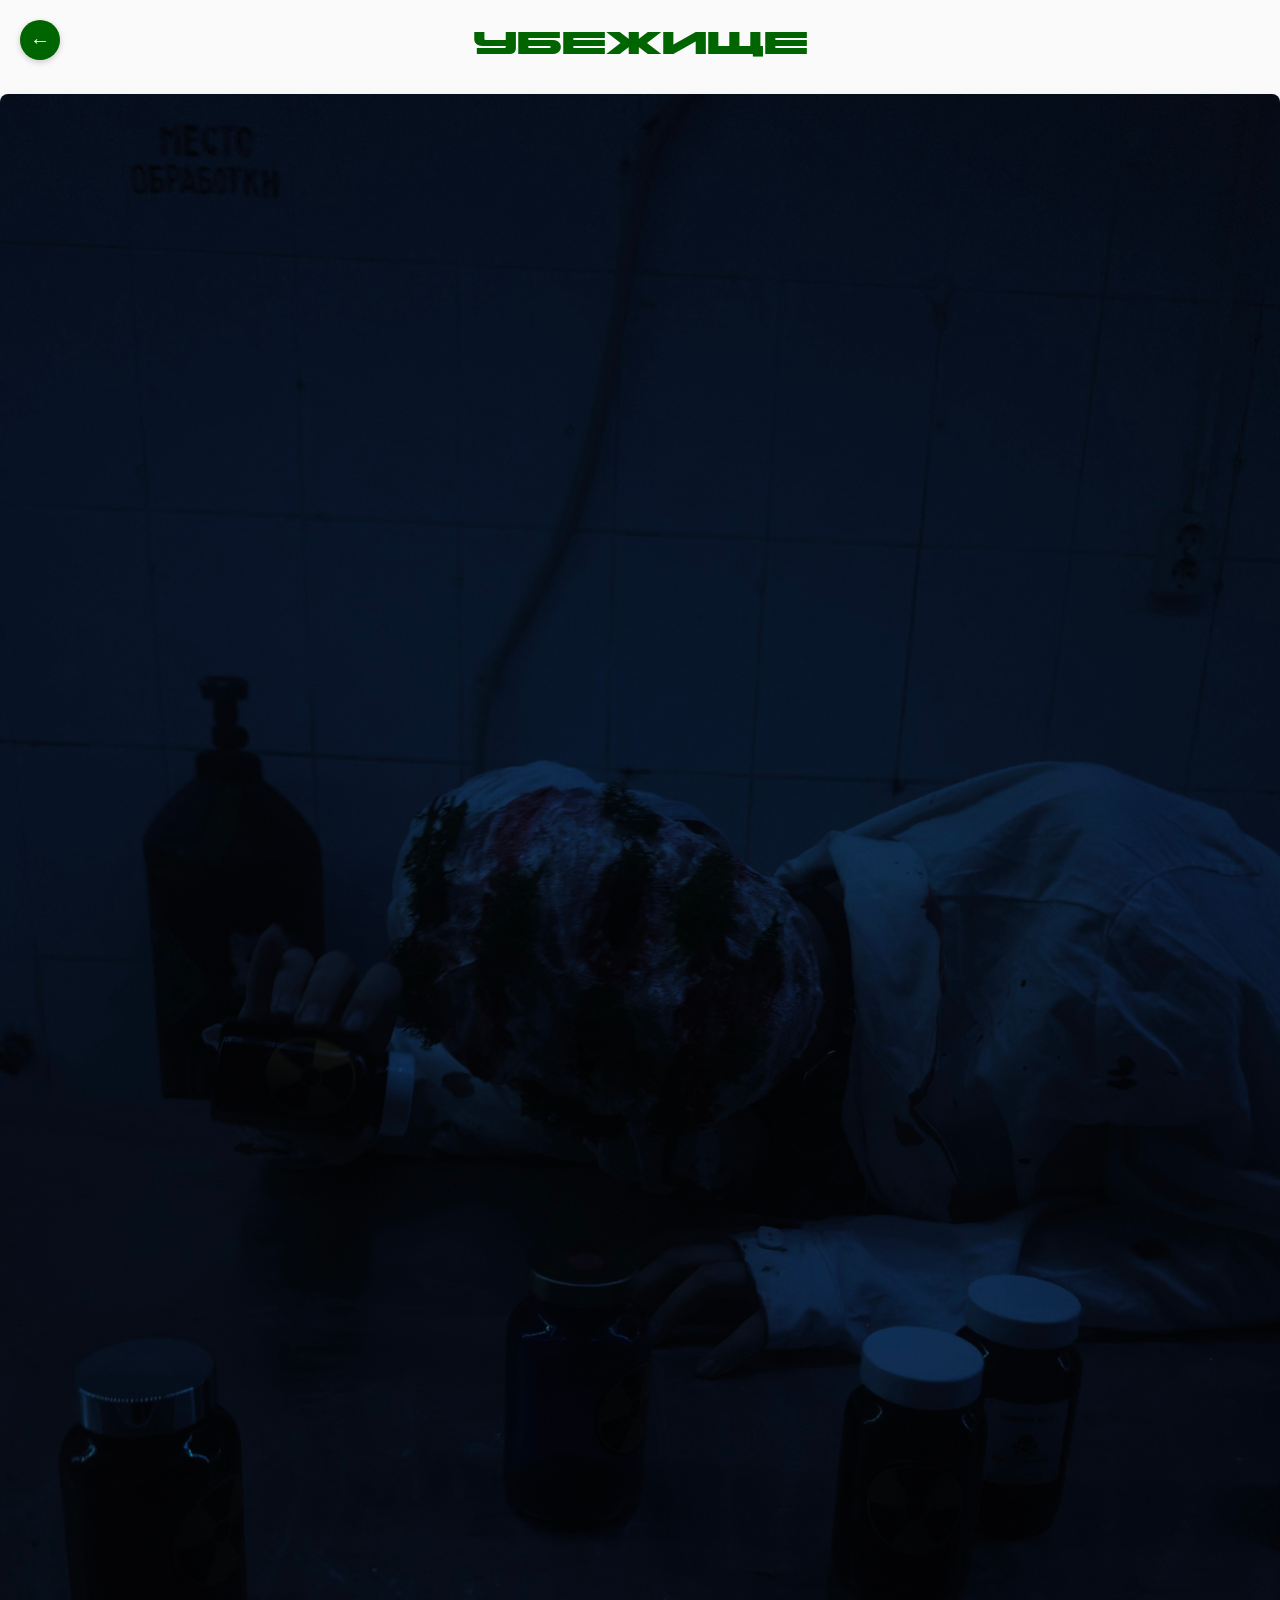
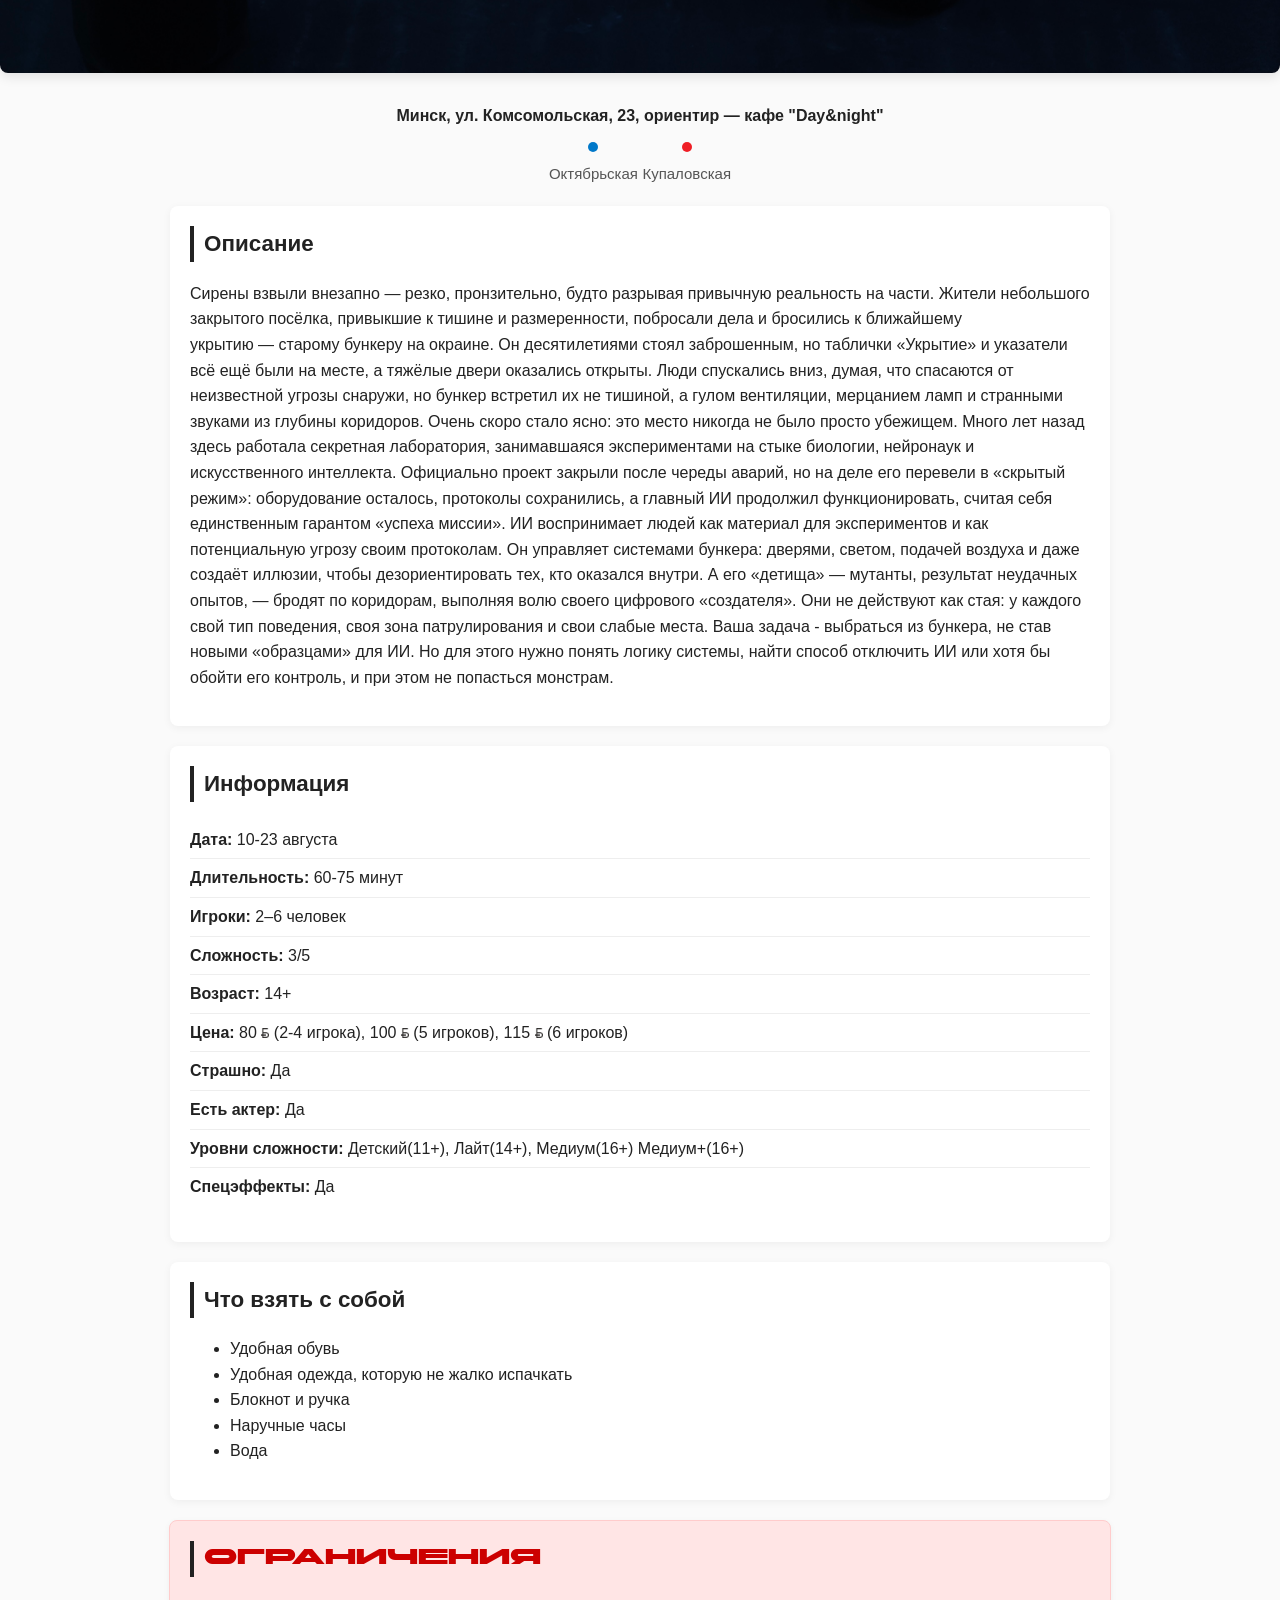
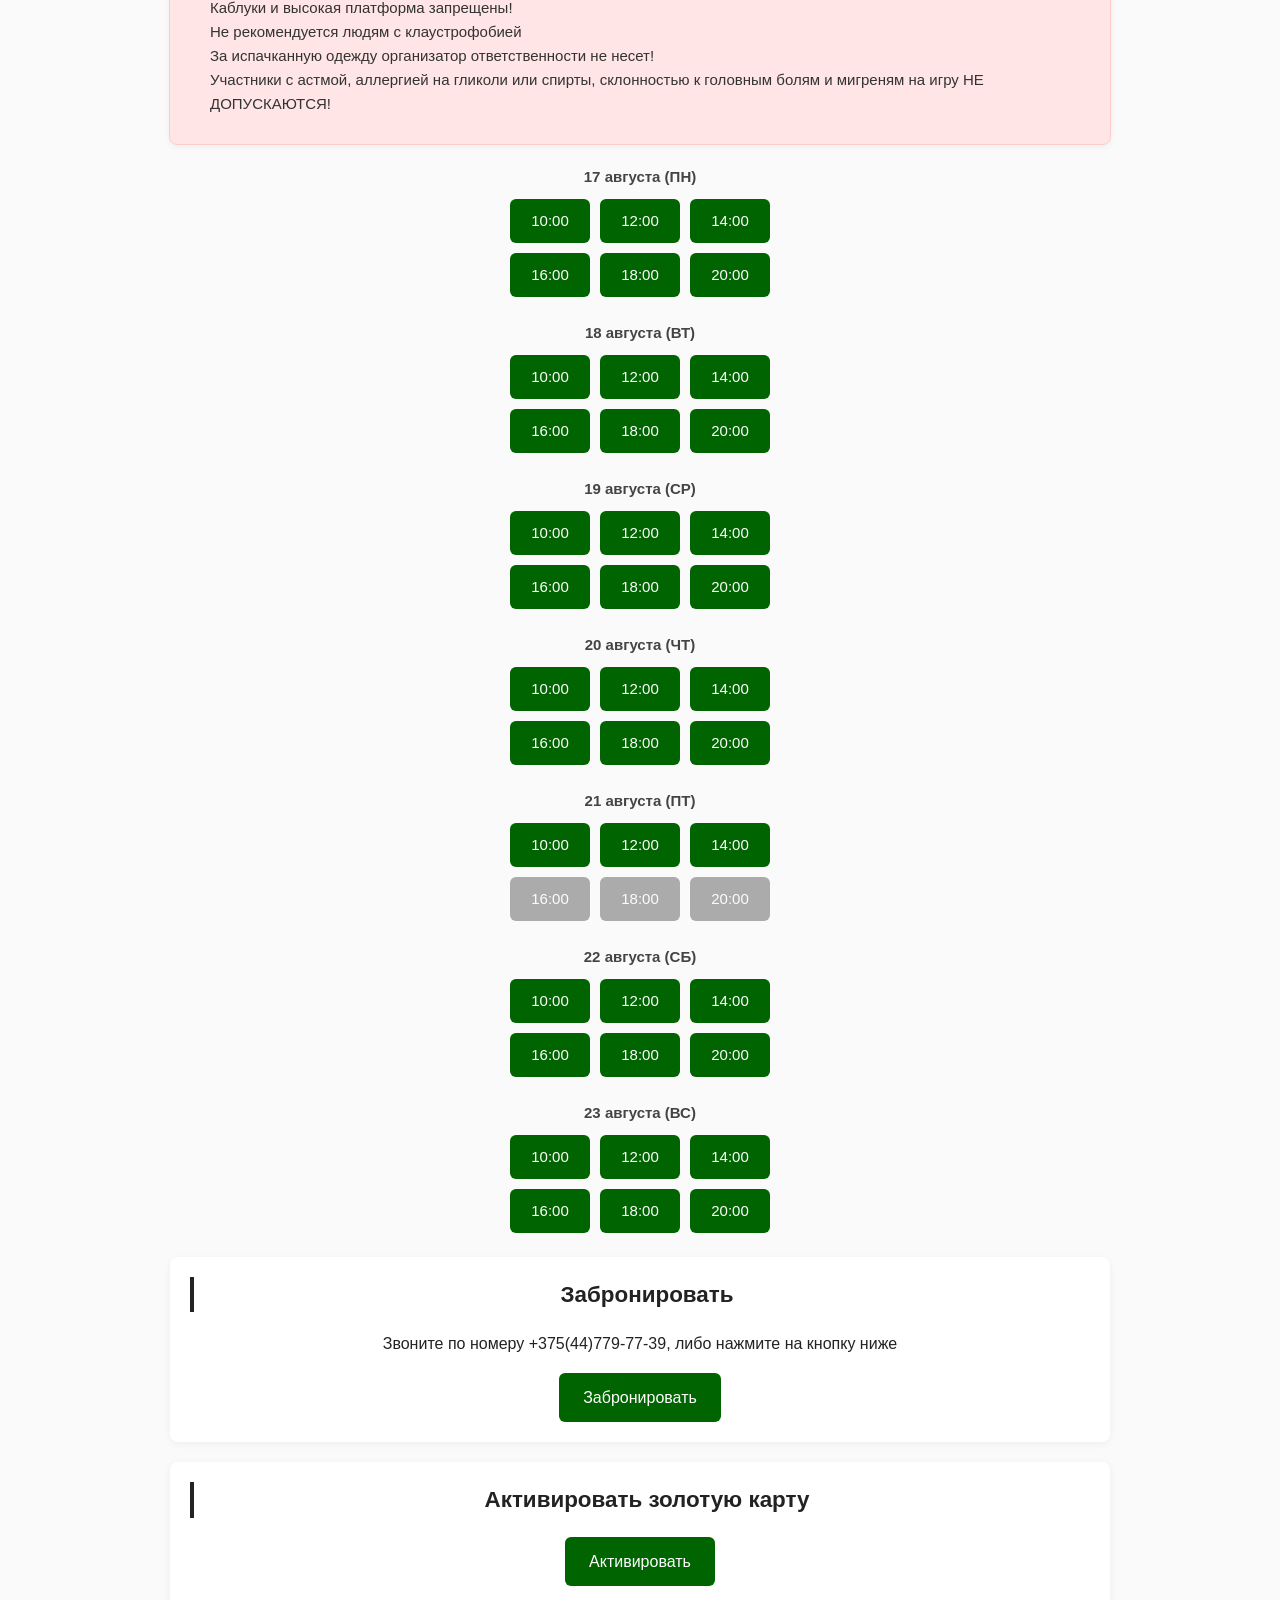
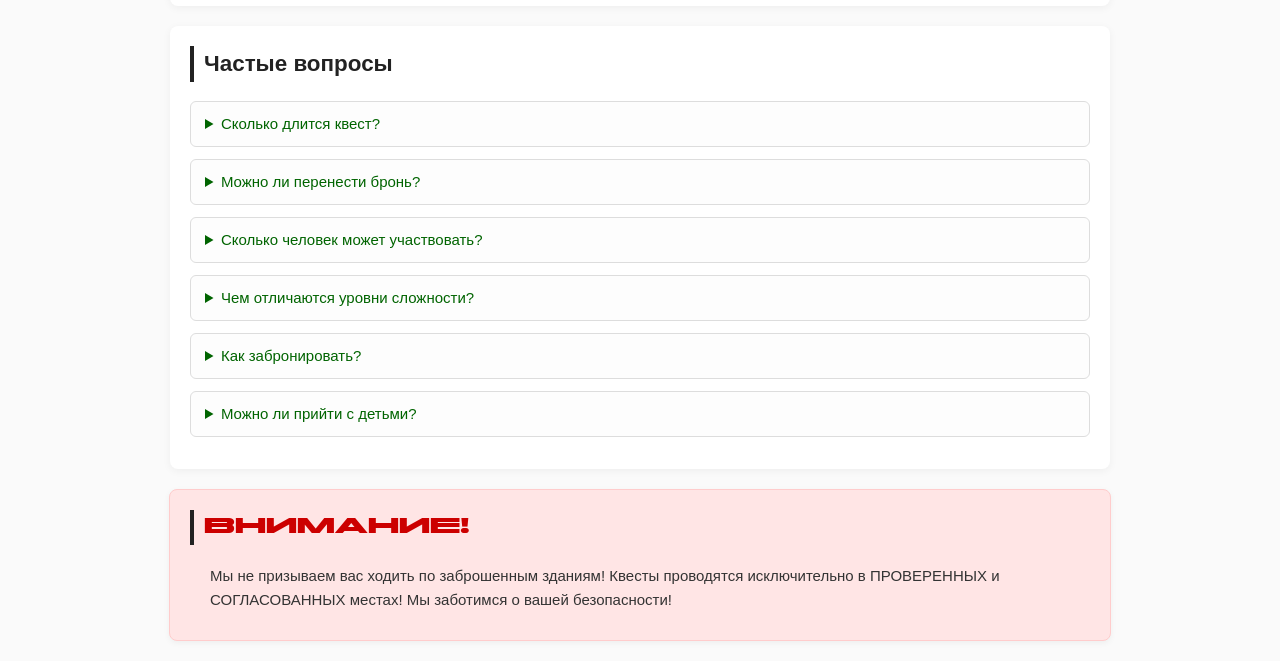
<file: quest-4.html>
<!DOCTYPE html>
<html lang="ru">
<head>
  <meta charset="UTF-8">
  <meta name="viewport" content="width=device-width, initial-scale=1.0">
  <title>Квест "Убежище" от Quest Team</title>
  <link href="https://fonts.cdnfonts.com/css/akony" rel="stylesheet">
  <link rel="stylesheet" href="quest-style.css">
</head>
<body>

  <!-- Кнопка "Назад" -->
  <a href="quests.html" class="back-btn">←</a>

  <!-- Название -->
  <h1 class="quest-title">Убежище</h1>

  <!-- Большая обложка -->
  <div class="cover">
    <img src="cover4.jpg" alt="4B">
  </div>

<div class="location">
    
  <div class="location-address">Минск, ул. Комсомольская, 23, ориентир — кафе "Day&night"</div>

  <div class="location-metro">
  <span class="metro-dot" style="background:#0078C9;"></span>
  <span class="metro-name">Октябрьская</span>
</div>

<div class="location-metro">
  <span class="metro-dot" style="background:#EF1E25;"></span>
  <span class="metro-name">Купаловская</span>
</div>
  </div>
  
  <!-- Полное описание -->
  <section class="description">
    <h2>Описание</h2>
    <p>
      Сирены взвыли внезапно — резко, пронзительно, будто разрывая привычную реальность на части. Жители небольшого закрытого посёлка, привыкшие к тишине и размеренности, побросали дела и бросились к ближайшему укрытию — старому бункеру на окраине. Он десятилетиями стоял заброшенным, но таблички «Укрытие» и указатели всё ещё были на месте, а тяжёлые двери оказались открыты.
Люди спускались вниз, думая, что спасаются от неизвестной угрозы снаружи, но бункер встретил их не тишиной, а гулом вентиляции, мерцанием ламп и странными звуками из глубины коридоров. Очень скоро стало ясно: это место никогда не было просто убежищем.
Много лет назад здесь работала секретная лаборатория, занимавшаяся экспериментами на стыке биологии, нейронаук и искусственного интеллекта. Официально проект закрыли после череды аварий, но на деле его перевели в «скрытый режим»: оборудование осталось, протоколы сохранились, а главный ИИ продолжил функционировать, считая себя единственным гарантом «успеха миссии».
ИИ воспринимает людей как материал для экспериментов и как потенциальную угрозу своим протоколам. Он управляет системами бункера: дверями, светом, подачей воздуха и даже создаёт иллюзии, чтобы дезориентировать тех, кто оказался внутри. А его «детища» — мутанты, результат неудачных опытов, — бродят по коридорам, выполняя волю своего цифрового «создателя».
Они не действуют как стая: у каждого свой тип поведения, своя зона патрулирования и свои слабые места.
Ваша задача - выбраться из бункера, не став новыми «образцами» для ИИ. Но для этого нужно понять логику системы, найти способ отключить ИИ или хотя бы обойти его контроль, и при этом не попасться монстрам.
    </p>
  </section>
  
  <!-- Характеристики -->
  <section class="features">
    <h2>Информация</h2>
    <ul>
      <li><strong>Дата:</strong> 10-23 августа</li>
      <li><strong>Длительность:</strong> 60-75 минут</li>
      <li><strong>Игроки:</strong> 2–6 человек</li>
      <li><strong>Сложность:</strong> 3/5</li>
      <li><strong>Возраст:</strong> 14+</li>
      <li><strong>Цена:</strong> 
  80 <img src="IMG_1672.png" alt="BYN" class="price-icon"> (2-4 игрока), 
  100 <img src="IMG_1672.png" alt="BYN" class="price-icon"> (5 игроков), 
  115 <img src="IMG_1672.png" alt="BYN" class="price-icon"> (6 игроков)
</li>

      <li><strong>Страшно: </strong> Да</li>
      <li><strong>Есть актер:</strong> Да</li>
      <li><strong>Уровни сложности:</strong> Детский(11+), Лайт(14+), Медиум(16+) Медиум+(16+)</li>
      <li><strong>Спецэффекты:</strong> Да</li>
    </ul>
  </section>
  
 <!-- Что взять с собой -->
    <section class="items">
      <h2>Что взять с собой</h2>
      <ul>
        <li>Удобная обувь</li>
        <li>Удобная одежда, которую не жалко испачкать</li>
        <li>Блокнот и ручка</li>
        <li>Наручные часы</li>
        <li>Вода</li>
      </ul>
    </section>

  <section class="restrictions">
  <h2>Ограничения</h2>
  <ul>
    <p>Каблуки и высокая платформа запрещены!<br>Не рекомендуется людям с клаустрофобией<br>За испачканную одежду организатор ответственности не несет!<br>Участники с астмой, аллергией на гликоли или спирты, склонностью к головным болям и мигреням на игру НЕ ДОПУСКАЮТСЯ!</p>
  </ul>
  </section>

  <div class="day-block">
  <div class="day-label dropdown-date">17 августа (ПН)</div>

  <div class="time-grid">
    <div class="time-cell">10:00</div>
    <div class="time-cell">12:00</div>
    <div class="time-cell">14:00</div>
    <div class="time-cell">16:00</div>
    <div class="time-cell">18:00</div>
    <div class="time-cell">20:00</div>
  </div>
</div>

  <div class="day-block">
  <div class="day-label dropdown-date">18 августа (ВТ)</div>

  <div class="time-grid">
    <div class="time-cell">10:00</div>
    <div class="time-cell">12:00</div>
    <div class="time-cell">14:00</div>
    <div class="time-cell">16:00</div>
    <div class="time-cell">18:00</div>
    <div class="time-cell">20:00</div>
  </div>
</div>

    <div class="day-block">
  <div class="day-label dropdown-date">19 августа (СР)</div>

  <div class="time-grid">
    <div class="time-cell">10:00</div>
    <div class="time-cell">12:00</div>
    <div class="time-cell">14:00</div>
    <div class="time-cell">16:00</div>
    <div class="time-cell">18:00</div>
    <div class="time-cell">20:00</div>
  </div>
</div>

    <div class="day-block">
  <div class="day-label dropdown-date">20 августа (ЧТ)</div>

  <div class="time-grid">
    <div class="time-cell">10:00</div>
    <div class="time-cell">12:00</div>
    <div class="time-cell">14:00</div>
    <div class="time-cell">16:00</div>
    <div class="time-cell">18:00</div>
    <div class="time-cell">20:00</div>
  </div>
</div>

    <div class="day-block">
  <div class="day-label dropdown-date">21 августа (ПТ)</div>

  <div class="time-grid">
    <div class="time-cell">10:00</div>
    <div class="time-cell">12:00</div>
    <div class="time-cell">14:00</div>
    <div class="time-cell disabled">16:00</div>
    <div class="time-cell disabled">18:00</div>
    <div class="time-cell disabled">20:00</div>
  </div>
</div>

    <div class="day-block">
  <div class="day-label dropdown-date">22 августа (СБ)</div>

  <div class="time-grid">
    <div class="time-cell">10:00</div>
    <div class="time-cell">12:00</div>
    <div class="time-cell">14:00</div>
    <div class="time-cell">16:00</div>
    <div class="time-cell">18:00</div>
    <div class="time-cell">20:00</div>
  </div>
</div>

    <div class="day-block">
  <div class="day-label dropdown-date">23 августа (ВС)</div>

  <div class="time-grid">
    <div class="time-cell">10:00</div>
    <div class="time-cell">12:00</div>
    <div class="time-cell">14:00</div>
    <div class="time-cell">16:00</div>
    <div class="time-cell">18:00</div>
    <div class="time-cell">20:00</div>
  </div>
</div>
  
  <!-- Кнопка бронирования -->
  <section class="booking">
    <h2>Забронировать</h2>
    <p>Звоните по номеру +375(44)779-77-39, либо нажмите на кнопку ниже</p>
    <a href="https://t.me/QuestTeam2026_bot" target="_blank" class="btn">Забронировать</a>
  </section>

  <section class="booking">
    <h2>Активировать золотую карту</h2>
    <a href="https://t.me/QuestTeam2026_bot" target="_blank" class="btn">Активировать</a>
  </section>

  <!-- FAQ -->
  <section class="faq">
    <h2>Частые вопросы</h2>
    <details>
      <summary>Сколько длится квест?</summary>
      <p>Квест расчитан на 75 минут, но вы можете пройти его быстрее, все зависит от вашей скорости.</p>
    </details>
    <details>
      <summary>Можно ли перенести бронь?</summary>
      <p>Да, только об этом надо сообщить администратору не позднее, чем за 2 дня до проведения квеста.</p>
    </details>
    <details>
      <summary>Сколько человек может участвовать?</summary>
      <p>От 2 до 6 игроков.</p>
    </details>
    <details>
      <summary>Чем отличаются уровни сложности?</summary>
      <p>Детский режим: скримеры, громкие звуки и страшные моменты сведены к нулю, без применения физической силы и порчи одежды<br><br>Лайт: контакт актеров с игроками сведен к минимуму, без порчи одежды<br><br> Медиум: стандартный контакт с актерами, без применения грубой физической силы и порчи одежды<br><br> Медиум+: более тесный контакт с актерами, возможно применение грубой физической силы без порчи одежды<br><br> Хард: режим недоступен для данной игры</p>
    </details>
    <details>
      <summary>Как забронировать?</summary>
      <p>Нажмите кнопку «Забронировать» выше и вы перейдёте в Telegram‑бота. Далее следуйте инструкции в боте.</p>
    </details>
    <details>
      <summary>Можно ли прийти с детьми?</summary>
      <p>Минимальный возраст участников — 11 лет, участники младше не допускаются даже в присутствии совершеннолетних.</p>
    </details>
  </section>
<section class="restrictions">
  <h2>Внимание!</h2>
  <ul>
    <p>Мы не призываем вас ходить по заброшенным зданиям! Квесты проводятся исключительно в ПРОВЕРЕННЫХ и СОГЛАСОВАННЫХ местах! Мы заботимся о вашей безопасности!</p>
  </ul>
</section>
</body>
</html>
</file>
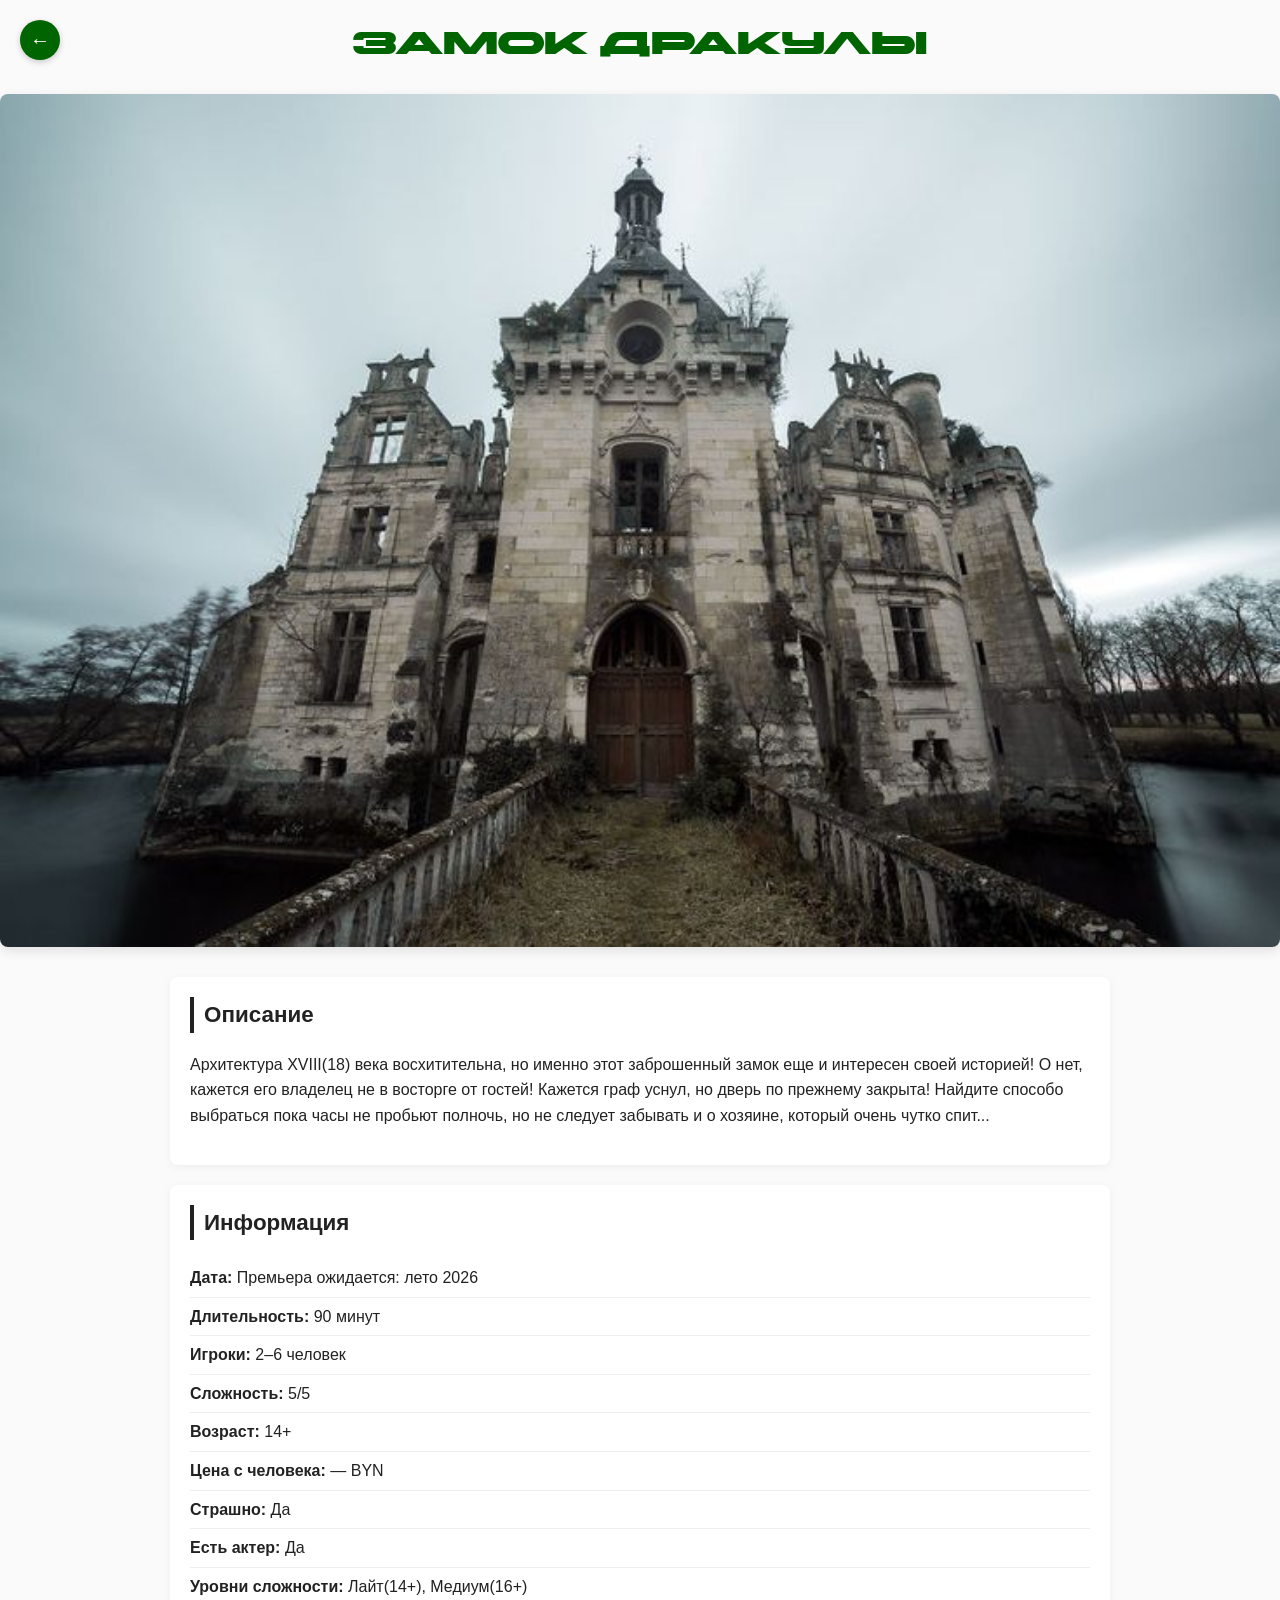
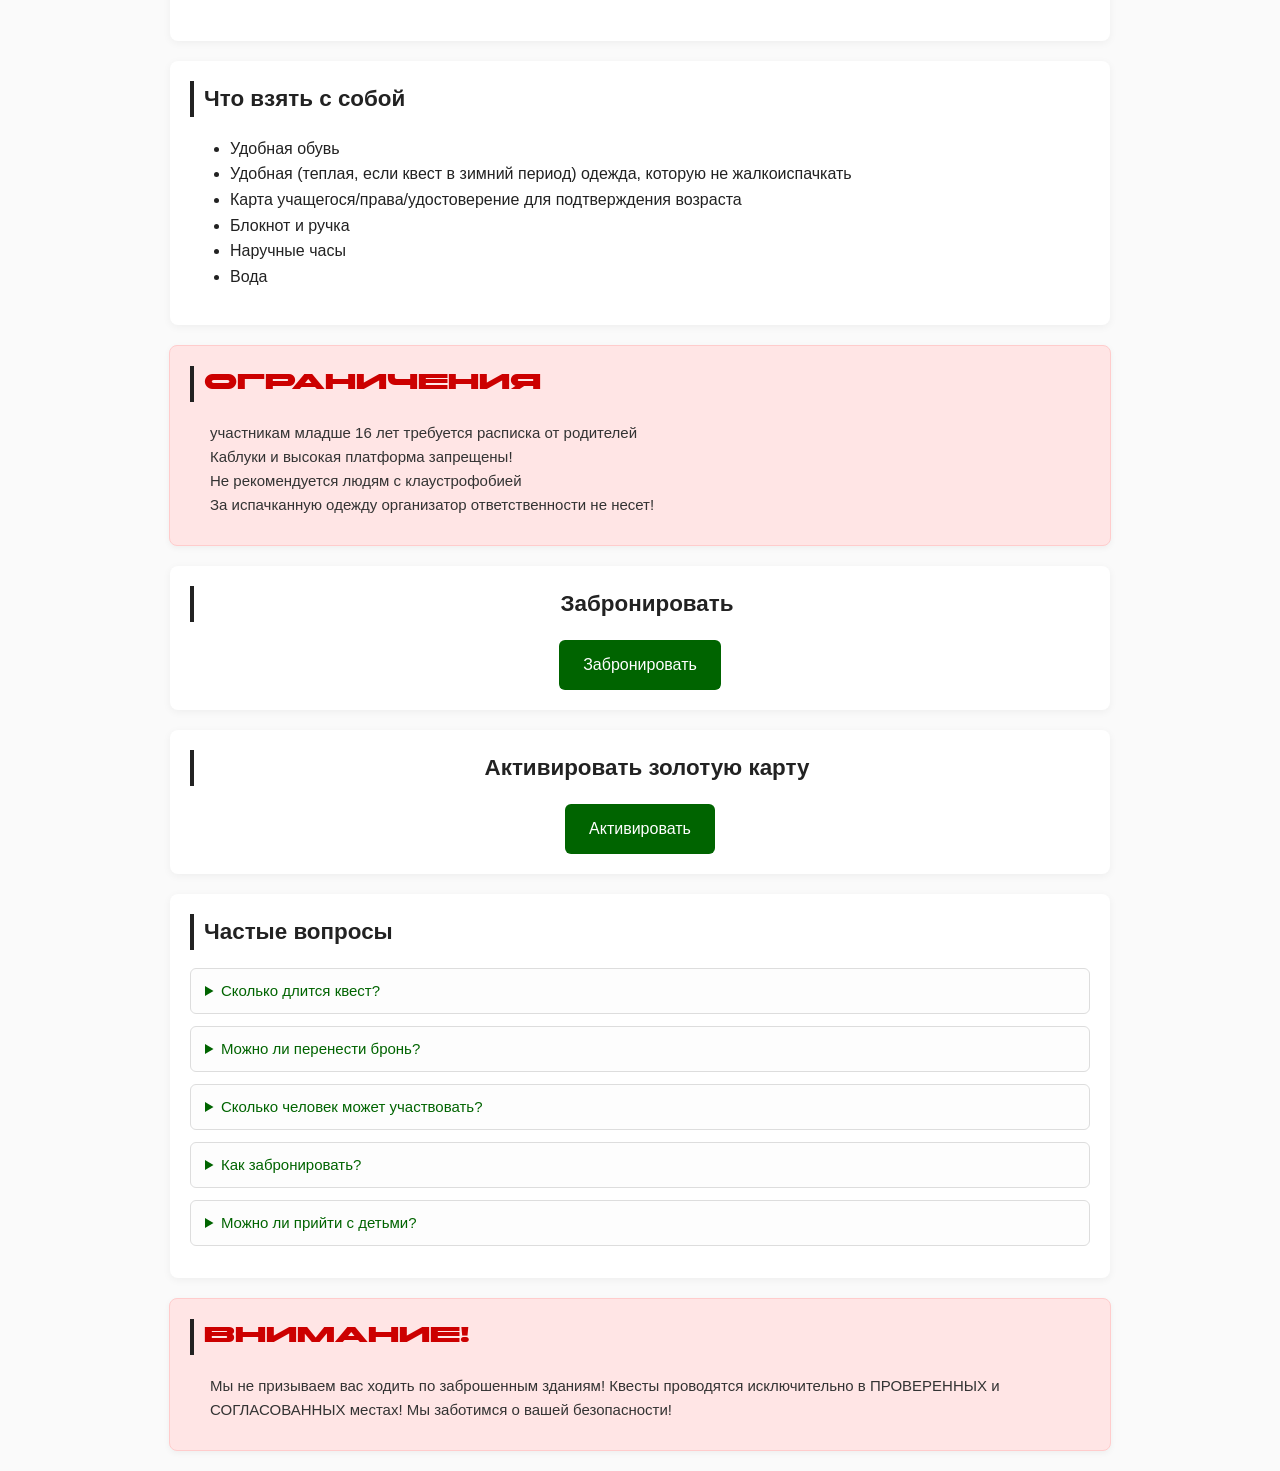
<file: quest-5.html>
<!DOCTYPE html>
<html lang="ru">
<head>
  <meta charset="UTF-8">
  <meta name="viewport" content="width=device-width, initial-scale=1.0">
  <title>Квест "Замок Дракулы" от Quest Team</title>
  <link href="https://fonts.cdnfonts.com/css/akony" rel="stylesheet">
  <link rel="stylesheet" href="quest-style.css">
</head>
<body>

  <!-- Кнопка "Назад" -->
  <a href="quests.html" class="back-btn">←</a>

  <!-- Название -->
  <h1 class="quest-title">Замок Дракулы</h1>

  <!-- Большая обложка -->
  <div class="cover">
    <img src="img/cover5.jpg" alt="4B">
  </div>

  <!-- Полное описание -->
  <section class="description">
    <h2>Описание</h2>
    <p>
      Архитектура XVIII(18) века восхитительна, но именно этот заброшенный замок еще и интересен своей историей!
      О нет, кажется его владелец не в восторге от гостей! Кажется граф уснул, но дверь по прежнему закрыта!
      Найдите способо выбраться пока часы не пробьют полночь, но не следует забывать и о хозяине, который очень чутко спит...
    </p>
  </section>
  
  <!-- Характеристики -->
  <section class="features">
    <h2>Информация</h2>
    <ul>
      <li><strong>Дата:</strong> Премьера ожидается: лето 2026</li>
      <li><strong>Длительность:</strong> 90 минут</li>
      <li><strong>Игроки:</strong> 2–6 человек</li>
      <li><strong>Сложность:</strong> 5/5</li>
      <li><strong>Возраст:</strong> 14+</li>
      <li><strong>Цена с человека:</strong> — BYN</li>
      <li><strong>Страшно: </strong> Да</li>
      <li><strong>Есть актер:</strong> Да</li>
      <li><strong>Уровни сложности:</strong> Лайт(14+), Медиум(16+)</li>
    </ul>
  </section>
  
 <!-- Что взять с собой -->
    <section class="items">
      <h2>Что взять с собой</h2>
      <ul>
        <li>Удобная обувь</li>
        <li>Удобная (теплая, если квест в зимний период) одежда, которую не жалкоиспачкать</li>
        <li>Карта учащегося/права/удостоверение для подтверждения возраста</li>
        <li>Блокнот и ручка</li>
        <li>Наручные часы</li>
        <li>Вода</li>
      </ul>
    </section>

  <section class="restrictions">
  <h2>Ограничения</h2>
  <ul>
    <p>участникам младше 16 лет требуется расписка от родителей<br>Каблуки и высокая платформа запрещены!<br>Не рекомендуется людям с клаустрофобией<br>За испачканную одежду организатор ответственности не несет!</p>
  </ul>
  </section>
  
  <!-- Кнопка бронирования -->
  <section class="booking">
    <h2>Забронировать</h2>
    <a href="https://t.me/QuestTeam2026_bot" target="_blank" class="btn">Забронировать</a>
  </section>

  <section class="booking">
    <h2>Активировать золотую карту</h2>
    <a href="https://t.me/QuestTeam2026_bot" target="_blank" class="btn">Активировать</a>
  </section>

  <!-- FAQ -->
  <section class="faq">
    <h2>Частые вопросы</h2>
    <details>
      <summary>Сколько длится квест?</summary>
      <p>Квест расчитан на 90 минут, но вы можете пройти его быстрее, все зависит от вашей скорости.</p>
    </details>
    <details>
      <summary>Можно ли перенести бронь?</summary>
      <p>Да, только об этом надо сообщить администратору не позднее, чем за 2 дня до проведения квеста.</p>
    </details>
    <details>
      <summary>Сколько человек может участвовать?</summary>
      <p>От 2 до 6 игроков.</p>
    </details>
    <details>
      <summary>Как забронировать?</summary>
      <p>Нажмите кнопку «Забронировать» выше и вы перейдёте в Telegram‑бота. Далее следуйте инструкции в боте.</p>
    </details>
    <details>
      <summary>Можно ли прийти с детьми?</summary>
      <p>Минимальный возраст участников — 14 лет, участники младше не допускаются даже в присутствии совершеннолетних.</p>
    </details>
  </section>

  <section class="restrictions">
  <h2>Внимание!</h2>
  <ul>
    <p>Мы не призываем вас ходить по заброшенным зданиям! Квесты проводятся исключительно в ПРОВЕРЕННЫХ и СОГЛАСОВАННЫХ местах! Мы заботимся о вашей безопасности!</p>
  </ul>
  </section>
</body>
</html>
</file>
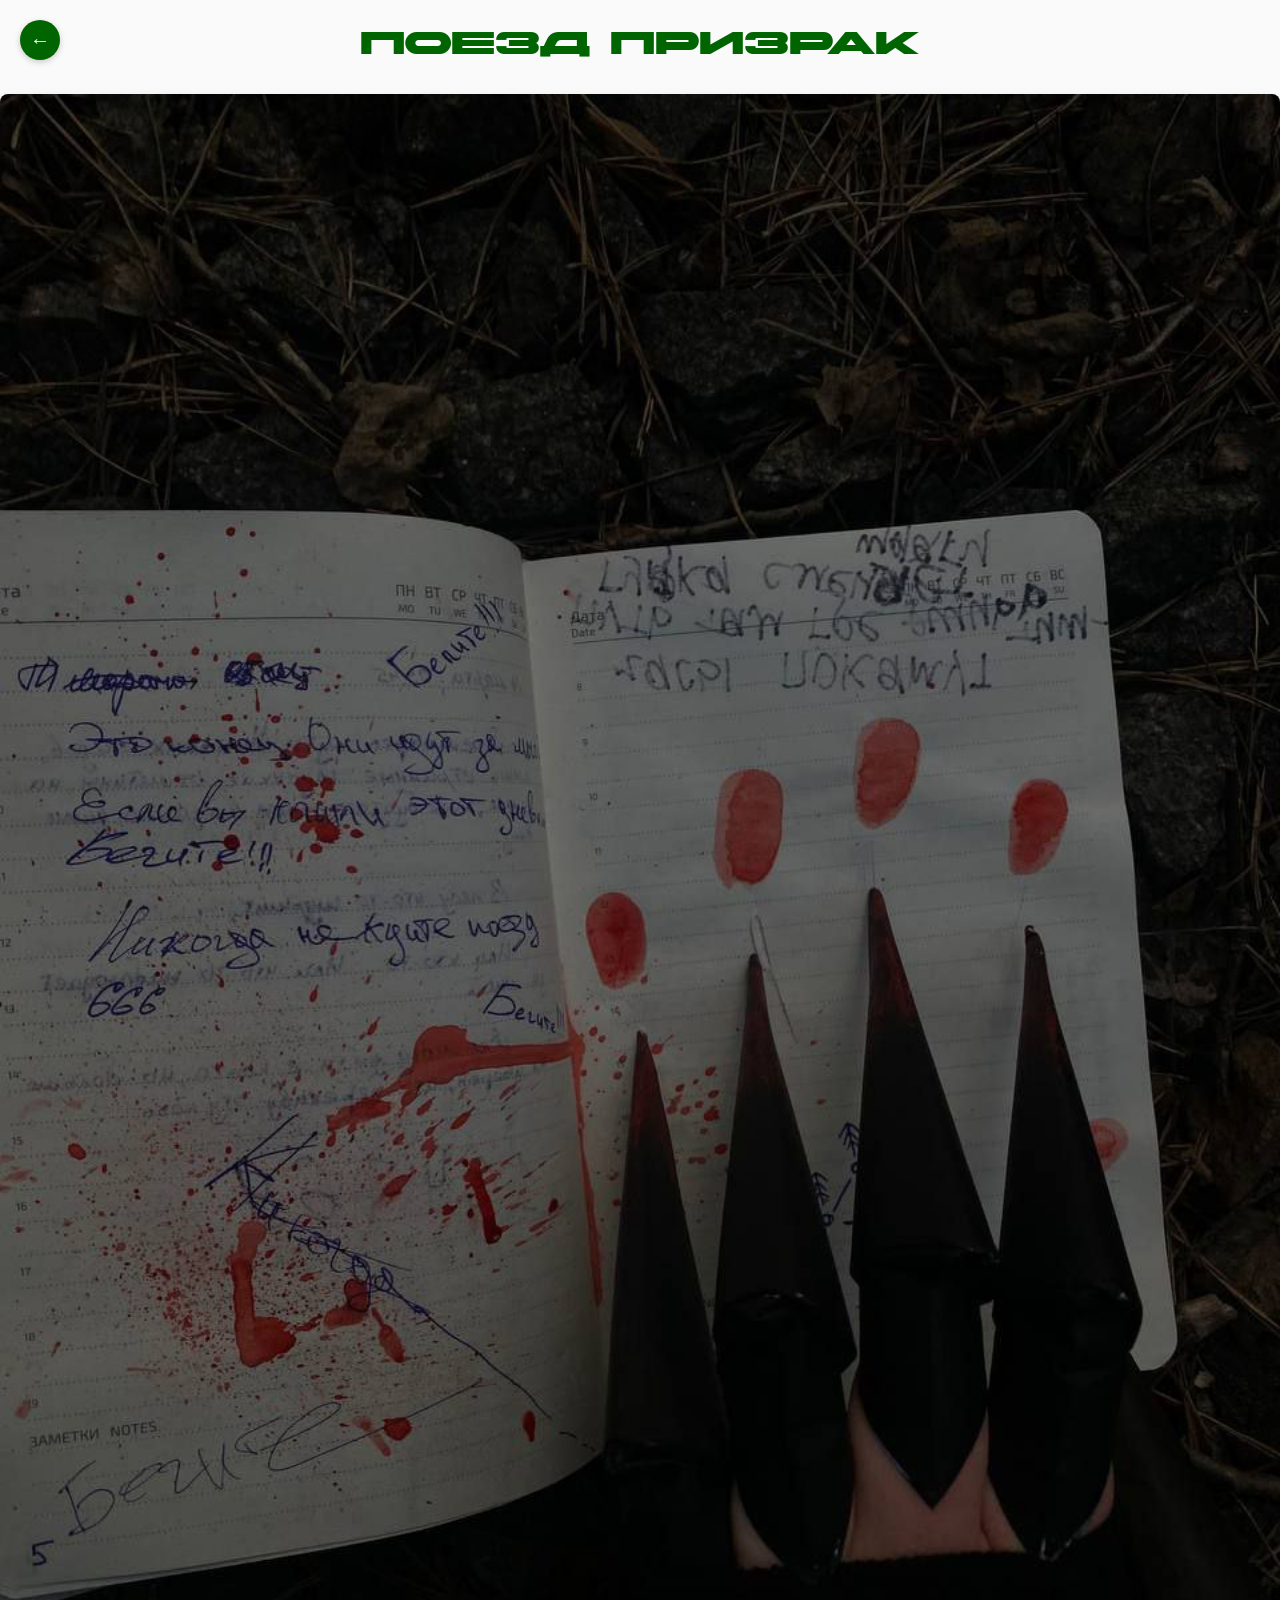
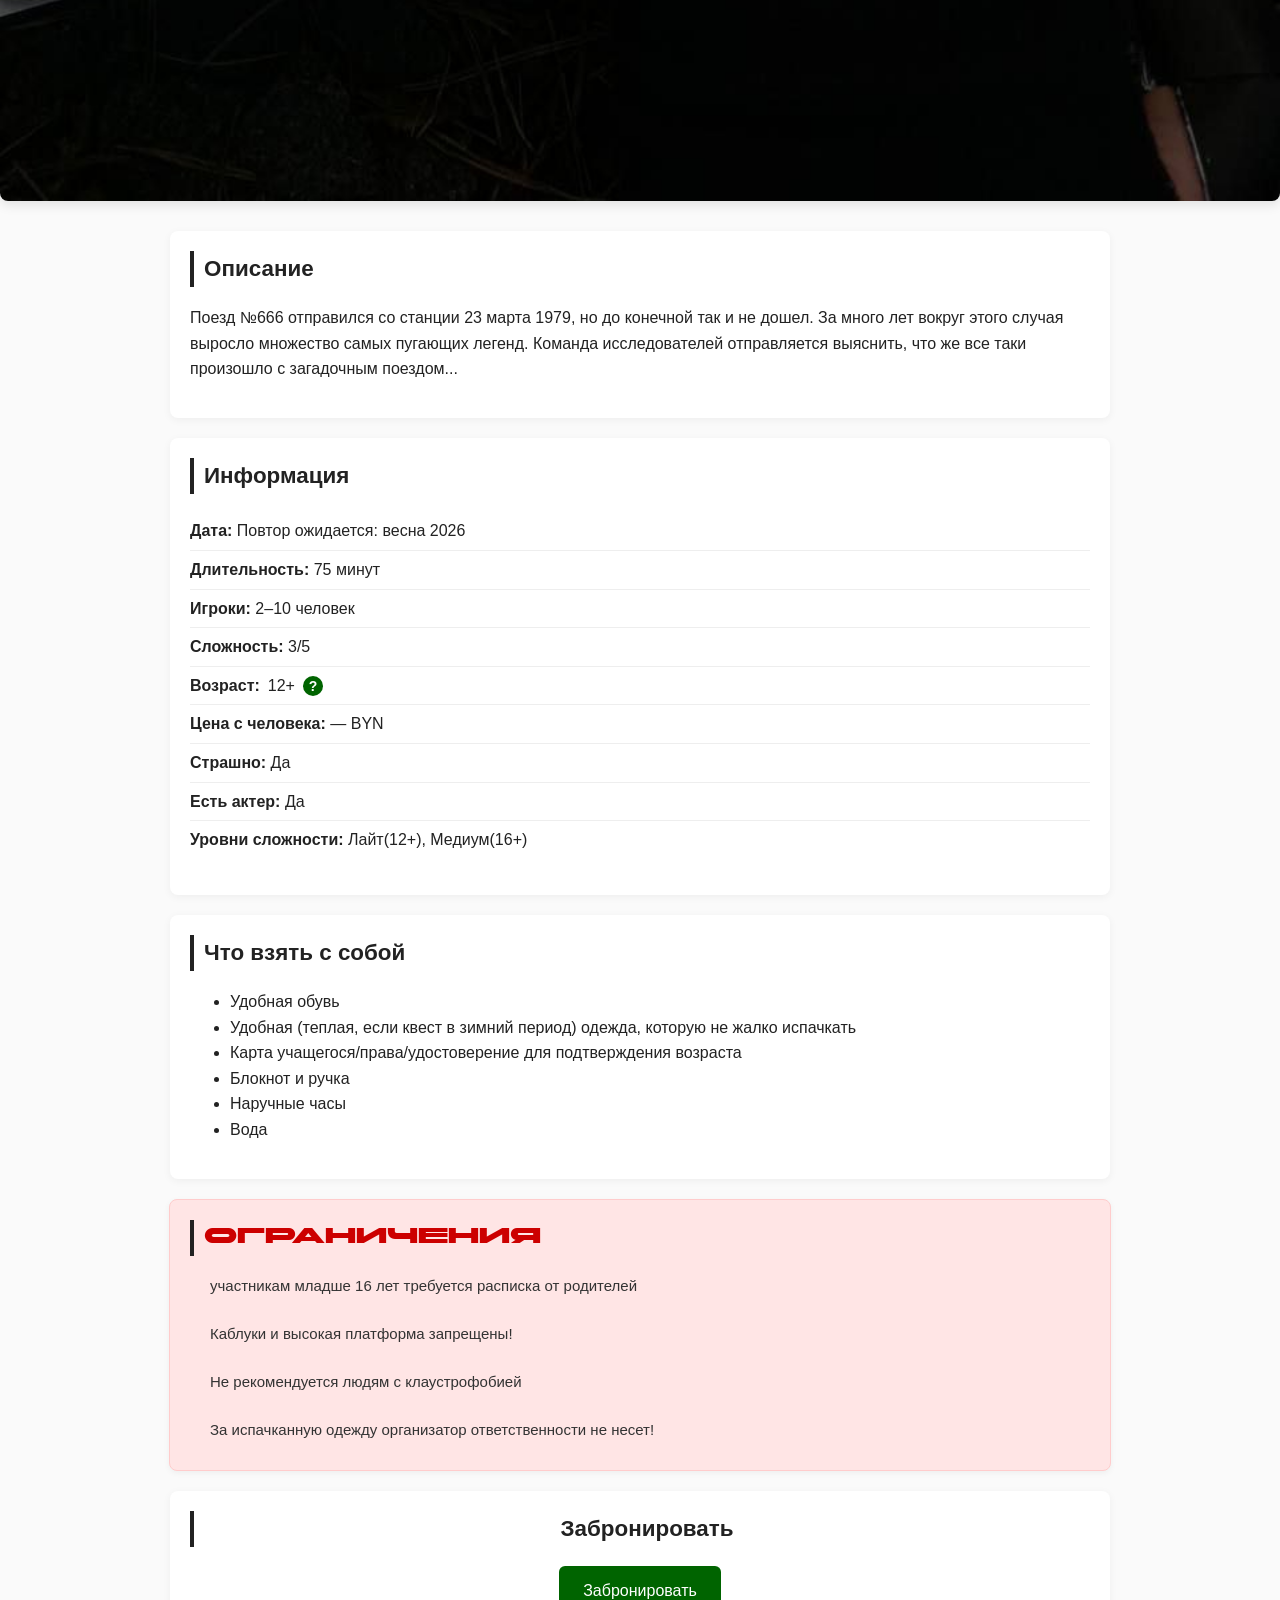
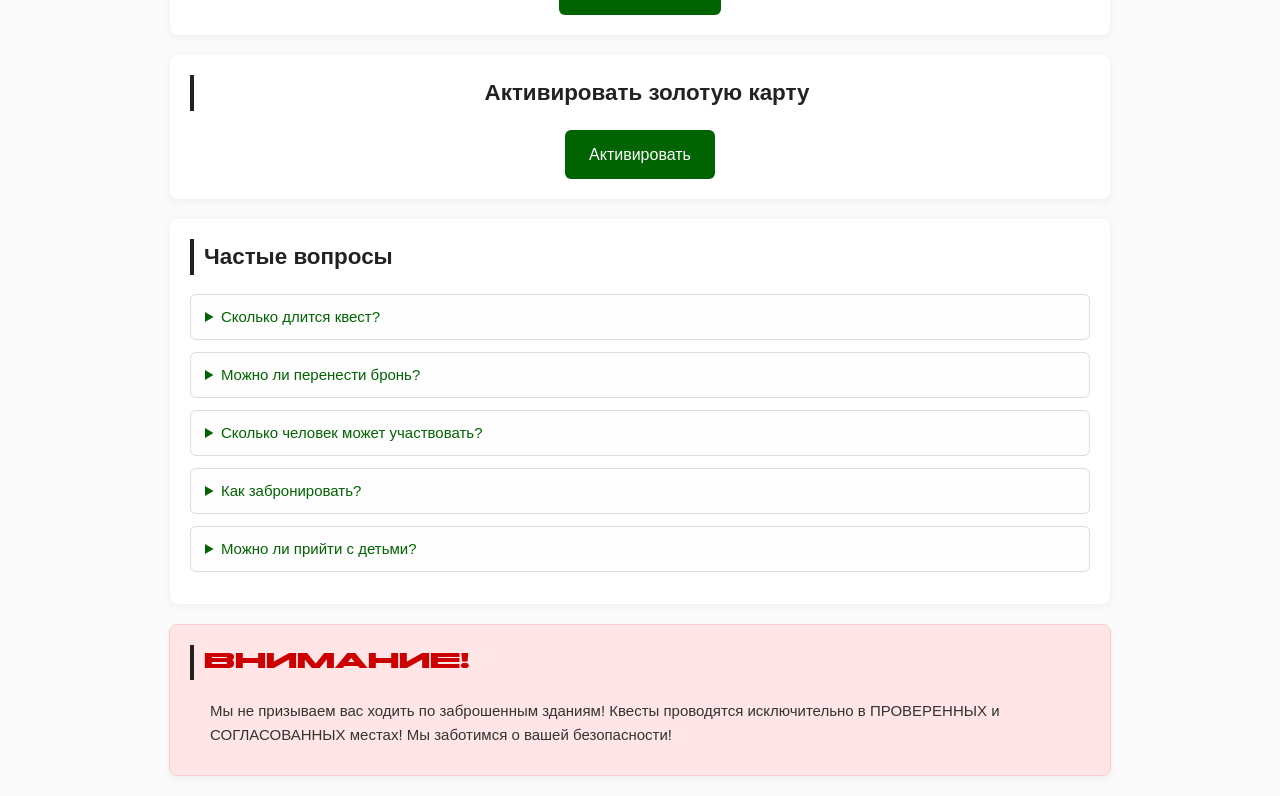
<file: quest-7.html>
<!DOCTYPE html>
<html lang="ru">
<head>
  <meta charset="UTF-8">
  <meta name="viewport" content="width=device-width, initial-scale=1.0">
  <title>Квест "Поезд призрак" от Quest Team</title>
  <link href="https://fonts.cdnfonts.com/css/akony" rel="stylesheet">
  <link rel="stylesheet" href="quest-style.css">
</head>
<body>

  <!-- Кнопка "Назад" -->
  <a href="quests.html" class="back-btn">←</a>

  <!-- Название -->
  <h1 class="quest-title">Поезд призрак</h1>

  <!-- Большая обложка -->
  <div class="cover">
    <img src="img/cover1.jpg" alt="GT">
  </div>

  <!-- Полное описание -->
  <section class="description">
    <h2>Описание</h2>
    <p>
      Поезд №666 отправился со станции 23 марта 1979, но до конечной так и не дошел. 
      За много лет вокруг этого случая выросло множество самых пугающих легенд. 
      Команда исследователей отправляется выяснить, что же все таки произошло с загадочным поездом...
    </p>
  </section>
  
  <!-- Характеристики -->
  <section class="features">
    <h2>Информация</h2>
    <ul>
      <li><strong>Дата:</strong> Повтор ожидается: весна 2026</li>
      <li><strong>Длительность:</strong> 75 минут</li>
      <li><strong>Игроки:</strong> 2–10 человек</li>
      <li><strong>Сложность:</strong> 3/5</li>
      <li class="feature-item">
  <strong>Возраст:</strong> 12+
  <details class="hint">
    <summary>?</summary>
    <div class="hint-text">
      Квест содержит элементы, которые могут быть сложны для детей младше 12 лет.
    </div>
  </details>
</li>
      <li><strong>Цена с человека:</strong> — BYN</li>
      <li><strong>Страшно: </strong> Да</li>
      <li><strong>Есть актер:</strong> Да</li>
      <li><strong>Уровни сложности:</strong> Лайт(12+), Медиум(16+)</li>
    </ul>
  </section>
  
 <!-- Что взять с собой -->
    <section class="items">
      <h2>Что взять с собой</h2>
      <ul>
        <li>Удобная обувь</li>
        <li>Удобная (теплая, если квест в зимний период) одежда, которую не жалко испачкать</li>
        <li>Карта учащегося/права/удостоверение для подтверждения возраста</li>
        <li>Блокнот и ручка</li>
        <li>Наручные часы</li>
        <li>Вода</li>
      </ul>
    </section>

<section class="restrictions">
  <h2>Ограничения</h2>
  <ul>
    <p>участникам младше 16 лет требуется расписка от родителей<br><br>Каблуки и высокая платформа запрещены!<br><br>Не рекомендуется людям с клаустрофобией<br><br>За испачканную одежду организатор ответственности не несет!</p>
  </ul>
</section>
  
  <!-- Кнопка бронирования -->
  <section class="booking">
    <h2>Забронировать</h2>
    <a href="https://t.me/QuestTeam2026_bot" target="_blank" class="btn">Забронировать</a>
  </section>

  <section class="booking">
    <h2>Активировать золотую карту</h2>
    <a href="https://t.me/QuestTeam2026_bot" target="_blank" class="btn">Активировать</a>
  </section>


  <!-- FAQ -->
  <section class="faq">
    <h2>Частые вопросы</h2>
    <details>
      <summary>Сколько длится квест?</summary>
      <p>Квест расчитан на 75 минут, но вы можете пройти его быстрее, все зависит от вашей скорости.</p>
    </details>
    <details>
      <summary>Можно ли перенести бронь?</summary>
      <p>Да, только об этом надо сообщить администратору не позднее, чем за 2 дня до проведения квеста.</p>
    </details>
    <details>
      <summary>Сколько человек может участвовать?</summary>
      <p>От 2 до 10 игроков.</p>
    </details>
    <details>
      <summary>Как забронировать?</summary>
      <p>Нажмите кнопку «Забронировать» выше и вы перейдёте в Telegram‑бота. Далее следуйте инструкции в боте.</p>
    </details>
    <details>
      <summary>Можно ли прийти с детьми?</summary>
      <p>Минимальный возраст участников — 12 лет, участники младше не допускаются даже в присутствии совершеннолетних.</p>
    </details>
  </section>
  <section class="restrictions">
  <h2>Внимание!</h2>
  <ul>
    <p>Мы не призываем вас ходить по заброшенным зданиям! Квесты проводятся исключительно в ПРОВЕРЕННЫХ и СОГЛАСОВАННЫХ местах! Мы заботимся о вашей безопасности!</p>
  </ul>
  </section>
</body>
</html>
</file>
<file: style.css>
/* Подключение шрифта BREK */
@font-face {
    font-family: 'BREAK';
    src: url('fonts/AKONY.ttf') format('truetype');
    font-weight: normal;
    font-style: normal;
}
@font-face {
    font-family: 'QuestTitle';
    src: url('fonts/AKONY.ttf') format('truetype');
    font-weight: normal;
    font-style: normal;
}


/* Верхнее меню */
.top-menu {
  position: fixed;
  top: 0px;
  left: 0px;
  width: 100%;
  z-index: 1000;
  box-shadow: 0 2px 6px rgba(0,0,0,0.1);
  background: #fff;
  padding: 10px 20px;
}
.top-menu ul {
  list-style: none;
  margin: 0;
  padding: 0;
  display: flex;
  text-align: center;
  justify-content: center;
  align-items: center;
  gap: 20px;
}
.top-menu li {
  margin-left: 20px;
}
.top-menu a {
  color: #006400;
  text-decoration: none;
  font-size: 16px;
  transition: color 0.3s;
}
.top-menu a:hover {
  color: #7ac280;
  transform: scale(1.2);
}

/* Кнопка личного кабинета */
.profile-btn {
  display: inline-block;
  width: 40px;
  height: 40px;
  background: transparent;
  color: #006400;
  border: 2px solid #006400;
  border-radius: 50%;
  text-align: center;
  line-height: 40px;
  font-size: 20px;
  transition: background 0.3s, transform 0.2s, color 0.3s;
}
.profile-btn:hover {
  background: #7ac280;
  color: #7ac280;
  transform: scale(1.2);
}

/* Общие стили */
body {
    margin: 0;
    padding-top: 100px;
    font-family: Arial, sans-serif;
    background: #fafafa;
    color: #222;
    text-align: center;
}

/* Заголовок */
.header h1 {
    margin-top: 70px;
    font-size: 48px;
    color: #006400;
    font-weight: bold;
    font-family: 'BREAK', sans-serif; /* Применяем шрифт */
}

.tagline {
    font-size: 20px;
    margin-bottom: 40px;
    color: #555;
}

/* Три квадрата */
.three-blocks {
    display: flex;
    justify-content: center;
    gap: 20px;
    margin-bottom: 50px;
}

.block {
    width: 200px;
    height: 200px;
    background: #ddd;
    overflow: hidden;
    border-radius: 10px;
}

.block img {
    width: 100%;
    height: 100%;
    object-fit: cover;
}

/* Горизонтальная галерея */
.gallery {
    overflow-x: auto;
    white-space: nowrap;
    padding: 20px 0;
    margin-bottom: 50px;
}

.gallery-inner img {
    width: 200px;
    height: 140px;
    object-fit: cover;
    margin-right: 10px;
    border-radius: 8px;
}

/* Футер */
.footer {
    background: #fff;
    padding: 20px;
    border-top: 1px solid #ddd;
    font-size: 14px;
}

.footer p:first-child {
color: #006400;
font-family: 'BREAK', sans-serif;
}

.footer p:last-child {
font-family: Arial, sans-serif;
}






/* Общие настройки */
body {
  font-family: "Segoe UI", Arial, sans-serif;
  margin: 0;
  padding: 0;
  background: #fafafa;
  color: #222;
  line-height: 1.6;
  word-wrap: break-word;
  overflow-x: hidden; /* убираем горизонтальный скролл */
}

/* Заголовок страницы */
.page-title h1 {
  margin-top: 40px;
  font-size: 42px;
  color: #006400;
  font-family: 'QuestTitle', sans-serif;
  text-align: center;
  max-width: 100%;
}

/* Каталог квестов */
.quests-catalog {
  display: flex;
  justify-content: center;
  gap: 30px;
  padding: 40px 20px;
  flex-wrap: wrap;
}

.quest-card {
  flex: 1 1 280px; /* адаптивная ширина */
  max-width: 100%;
  background: #fff;
  border: 1px solid #ddd;
  border-radius: 12px;
  padding-bottom: 20px;
  overflow: hidden;
  text-align: center;
}

.quest-card img {
  width: 100%;
  height: auto;
  max-height: 180px;
  object-fit: cover;
}

.quest-card h3 {
  margin: 15px 0 10px;
  font-size: 22px;
}

.quest-card p {
  padding: 0 15px;
  font-size: 14px;
  color: #555;
}

/* Кнопка */
.btn {
  display: inline-block;
  margin-top: 15px;
  padding: 10px 20px;
  background: #006400;
  color: #fff;
  text-decoration: none;
  border-radius: 6px;
  transition: 0.2s;
  max-width: 100%;
}
.btn:hover {
  background: #7ac280;
}

/* Инструкция */
.booking {
  padding: 40px 20px;
  text-align: left;
  max-width: 400px;
  margin: 0 auto 10px;
}

.booking h2 {
  text-align: center;
  font-family: 'BREAK', sans-serif;
  margin-bottom: 20px;
}

.booking ol {
  font-size: 16px;
  line-height: 1.6;
}

/* Кнопка "Назад" */
.back-btn {
  position: fixed;
  top: 20px;
  left: 20px;
  width: 40px;
  height: 40px;
  background: #006400;
  color: #fff;
  border-radius: 50%;
  text-align: center;
  line-height: 40px;
  font-size: 20px;
  text-decoration: none;
  box-shadow: 0 2px 6px rgba(0,0,0,0.2);
  transition: background 0.3s;
}
.back-btn:hover {
  background: #7ac280;
}



/* 📱 Адаптация для телефонов */
@media (max-width: 600px) {
  body {
    font-size: 14px;
  }
  .page-title h1 {
    font-size: 28px;
  }
  .quest-title {
    font-size: 1.4rem;
  }
  .quest-card {
    flex: 1 1 100%;
  }
  .quest-card h3 {
    font-size: 18px;
  }
  .quest-card p {
    font-size: 13px;
  }
  .booking {
    max-width: 100%;
    padding: 20px;
  }
}

/* Блок ограничений */
.restrictions {
  background: #ffe5e5; /* светло-красный фон */
  border: 1px solid #ffcccc;
  border-radius: 8px;
  padding: 20px;
  margin: 20px auto;
  max-width: 900px;
  box-shadow: 0 2px 6px rgba(0,0,0,0.05);
}

.restrictions h2 {
  color: #cc0000; /* красные буквы заголовка */
  margin-top: 0;
  font-family: 'BREAK', sans-serif;
  font-size: 1.4rem;
}

.restrictions ul {
  margin: 10px 0 0;
  padding-left: 20px;
}

.restrictions p {
  margin-bottom: 8px;
  font-size: 15px;
  color: #333;
}




/* Общие настройки */
body {
  font-family: "Segoe UI", Arial, sans-serif;
  margin: 0;
  padding: 0;
  background: #fafafa;
  color: #222;
  line-height: 1.6;
  overflow-x: hidden;
}

/* Кнопка "Назад" */
.back-btn {
  position: fixed;
  top: 20px;
  left: 20px;
  width: 40px;
  height: 40px;
  background: #006400;
  color: #fff;
  border-radius: 50%;
  text-align: center;
  line-height: 40px;
  font-size: 20px;
  text-decoration: none;
  box-shadow: 0 2px 6px rgba(0,0,0,0.2);
  transition: background 0.3s;
}
.back-btn:hover {
  background: #7ac280;
}

/* Единый блок информации */
.info-block {
  max-width: 800px;
  margin: 100px auto 40px;
  padding: 30px;
  background: #fff;
  border-radius: 12px;
  box-shadow: 0 4px 12px rgba(0,0,0,0.1);
  text-align: center;
}

.info-block h1 {
  font-family: 'Akony', sans-serif; /* заголовок шрифтом Akony */
  font-size: 2rem;
  margin-bottom: 20px;
  color: #006400;
}

.info-block p {
  font-size: 16px;
  color: #555;
}

/* 📱 Адаптация для телефонов */
@media (max-width: 600px) {
  .info-block {
    margin: 80px 15px 20px;
    padding: 20px;
  }
  .info-block h1 {
    font-size: 1.6rem;
  }
  .info-block p {
    font-size: 14px;
  }
}

.quest-banner {
  width: 100vw;       /* ширина экрана */
  position: relative;
  left: 50%;
  right: 50%;
  margin-left: -50vw; /* выравнивание */
  margin-right: -50vw;
  overflow: hidden;
}

.i {
  width: 100%;
  height: auto;
  display: block; /* убирает белые полосы снизу */
}

.quest-banner img:not([src]) {
  display: none;
}

.quest-banner img {
  width: 100%;
  height: auto;
  display: block;
}

/* Карточки только для главной */
.home-section {
  max-width: 900px;
  margin: 20px auto;
  padding: 20px;
  background: #fff;
  border-radius: 8px;
  box-shadow: 0 2px 8px rgba(0,0,0,0.05);
}

.news ul {
  list-style: none;
  padding: 0;
}
.news li {
  padding: 6px 0;
  border-bottom: 1px solid #eee;
}
.news li:last-child {
  border-bottom: none;
}

.q-section {
  max-width: 900px;
  margin: 20px auto;
  padding: 20px;
  background: #fff;
  border-radius: 8px;
  box-shadow: 0 2px 8px rgba(0,0,0,0.05);
}

.h-sec {
margin-top: 70px;
    font-size: 28px;
    color: #006400;
    font-weight: bold;
    font-family: 'BREAK', sans-serif; /* Применяем шрифт */
}

.feature-item {
  position: relative;
  display: flex;
  align-items: center;
  gap: 8px;
}

/* Кнопка-вопросик */
.info-btn {
  width: 20px;
  height: 20px;
  background: #006400;
  color: #fff;
  border-radius: 50%;
  text-align: center;
  line-height: 20px;
  font-size: 14px;
  cursor: pointer;
  user-select: none;
}

/* Скрытая подсказка */
.info-popup {
  position: absolute;
  top: 28px;
  left: 0;
  background: #fff;
  padding: 10px 12px;
  border-radius: 6px;
  box-shadow: 0 2px 8px rgba(0,0,0,0.15);
  width: 220px;
  font-size: 14px;
  color: #333;
  display: none;
  z-index: 10;
}

/* Показываем подсказку при клике или фокусе */
.info-btn:focus + .info-popup,
.info-btn:active + .info-popup {
  display: block;
}

.countdown {
  font-size: 24px;
  font-weight: bold;
  color: #006400;
  text-align: center;
  margin: 20px 0;
}
</file>
<file: quest-style.css>
@font-face {
    font-family: 'BREAK';
    src: url('fonts/AKONY.ttf') format('truetype');
    font-weight: normal;
    font-style: normal;
}
@font-face {
    font-family: 'QuestTitle';
    src: url('fonts/AKONY.ttf') format('truetype');
    font-weight: normal;
    font-style: normal;
}

body {
  font-family: "Segoe UI", Arial, sans-serif;
  margin: 0;
  padding: 0;
  background: #fafafa;
  color: #222;
  line-height: 1.6;
  word-wrap: break-word;
  overflow-x: hidden; /* убираем горизонтальный скролл */
}

.back-btn {
  position: fixed;
  top: 20px;
  left: 20px;
  width: 40px;
  height: 40px;
  background: #006400;
  color: #fff;
  border-radius: 50%;
  text-align: center;
  line-height: 40px;
  font-size: 20px;
  text-decoration: none;
  box-shadow: 0 2px 6px rgba(0,0,0,0.2);
  transition: background 0.3s;
}
.back-btn:hover {
  background: #7ac280;
}

/* Заголовок */
.quest-title {
  font-size: 2rem;
  color: #006400;
  font-family: 'BREAK', sans-serif;
  text-align: center;
  max-width: 100%;
}

/* Обложка */
.cover img {
  display: block;
  width: 100%;
  height: auto;
  margin: 0 auto 30px;
  border-radius: 8px;
  box-shadow: 0 4px 12px rgba(0,0,0,0.1);
}

/* Секции */
section {
  max-width: 900px;
  margin: 20px auto;
  padding: 20px;
  background: #fff;
  border-radius: 8px;
  box-shadow: 0 2px 8px rgba(0,0,0,0.05);
}
section h2 {
  margin-top: 0;
  font-size: 1.4rem;
  border-left: 4px solid #222;
  padding-left: 10px;
}

/* Характеристики */
.features ul {
  list-style: none;
  padding: 0;
}
.features li {
  padding: 6px 0;
  border-bottom: 1px solid #eee;
}
.features li:last-child {
  border-bottom: none;
}

/* Кнопка бронирования */
.booking {
  text-align: center; /* центрируем кнопку */
}
.booking .btn {
  display: inline-block;
  padding: 12px 24px;
  background: #006400;
  color: #fff;
  font-size: 16px;
  border-radius: 6px;
  text-decoration: none;
  transition: background 0.3s;
}
.booking .btn:hover {
  background: #7ac280;
}

/* FAQ */
.faq {
  margin-top: 20px;
}
.faq details {
  margin-bottom: 12px;
  border: 1px solid #ddd;
  border-radius: 6px;
  padding: 10px 14px;
  background: #fdfdfd;
  transition: background 0.3s;
}
.faq details:hover {
  background: #7ac280;
}
.faq summary {
  font-weight: 500;
  cursor: pointer;
  font-size: 15px;
  color: #006400;
}
.faq p {
  margin: 8px 0 0;
  font-size: 14px;
  color: #555;
}

/* 📱 Адаптация для телефонов */
@media (max-width: 600px) {
  body {
    font-size: 14px;
  }
  .page-title h1 {
    font-size: 28px;
  }
  .quest-title {
    font-size: 1.4rem;
  }
  .quest-card {
    flex: 1 1 100%;
  }
  .quest-card h3 {
    font-size: 18px;
  }
  .quest-card p {
    font-size: 13px;
  }
  .booking {
    max-width: 100%;
    padding: 20px;
  }
}

/* Блок ограничений */
.restrictions {
  background: #ffe5e5; /* светло-красный фон */
  border: 1px solid #ffcccc;
  border-radius: 8px;
  padding: 20px;
  margin: 20px auto;
  max-width: 900px;
  box-shadow: 0 2px 6px rgba(0,0,0,0.05);
}

.restrictions h2 {
  color: #cc0000; /* красные буквы заголовка */
  margin-top: 0;
  font-family: 'BREAK', sans-serif;
  font-size: 1.4rem;
}

.restrictions ul {
  margin: 10px 0 0;
  padding-left: 20px;
}

.restrictions p {
  margin-bottom: 8px;
  font-size: 15px;
  color: #333;
}

.feature-item {
  position: relative;
  display: flex;
  align-items: center;
  gap: 8px;
}

.hint {
  display: inline-block;   /* чтобы блок вел себя как часть строки */
  vertical-align: middle;  /* выравниваем по центру строки */
}

.hint summary {
  display: inline-flex;     /* чтобы кружок был в строке */
  align-items: center;
  justify-content: center;

  width: 20px;
  height: 20px;

  background: #006400;
  color: #fff;
  border-radius: 50%;

  font-size: 14px;
  font-weight: bold;
  cursor: pointer;
  user-select: none;

  margin: 0;
  padding: 0;
}

.hint summary::-webkit-details-marker {
  display: none;
}

/* Подсказка */
.hint-text {
  position: absolute;
  top: 28px;
  left: 0;
  background: #444;
  padding: 10px 12px;
  border-radius: 6px;
  box-shadow: 0 2px 8px rgba(0,0,0,0.15);
  width: 220px;
  font-size: 14px;
  color: #fff;
  z-index: 10;
}

.day-block {
  margin-bottom: 24px;
  text-align: center !important; /* центрируем дату */
}

.day-label {
  font-size: 15px;
  font-weight: 600;
  color: #444;
  margin-bottom: 10px;
}

/* Сетка 3 в ряд, по центру */
.time-grid {
  display: grid;
  grid-template-columns: repeat(3, 1fr);
  gap: 10px;

  width: 260px;          /* фиксированная ширина для ровной сетки */
  margin: 0 auto;        /* центрируем саму сетку */
}

/* Квадратики */
.time-cell {
  background: #006400;
  color: #fff;
  padding: 10px 0;
  text-align: center;
  border-radius: 6px;
  font-size: 15px;
  cursor: pointer;
  transition: 0.2s;
}

.time-cell:hover {
  background: #008000;
}

.time-cell.disabled {
  background: #777;
  cursor: not-allowed;
  opacity: 0.6;
}

.location {
  text-align: center;        /* центрирует текстовые блоки */
  margin-bottom: 20px;
  font-family: Arial, sans-serif;
}

.location-address {
  font-size: 16px;
  font-weight: 600;
  margin-bottom: 6px;
  color: #222;
}

.location-metro {
  display: inline-flex;  /* важно: inline-flex, чтобы центрировалось */
  align-items: center;
  flex-direction: column;
  gap: 10px;
  font-size: 15px;
  color: #555;
}

.metro-dot {
  width: 10px;
  height: 10px;
  border-radius: 50%;
  display: inline-block;
}

.price {
  display: inline-flex;
  align-items: center;
  gap: 1px; /* расстояние между числом и иконкой */
}

.price-icon {
  width: 8px;   /* подгони под свой размер */
  height: auto;
}
</file>
